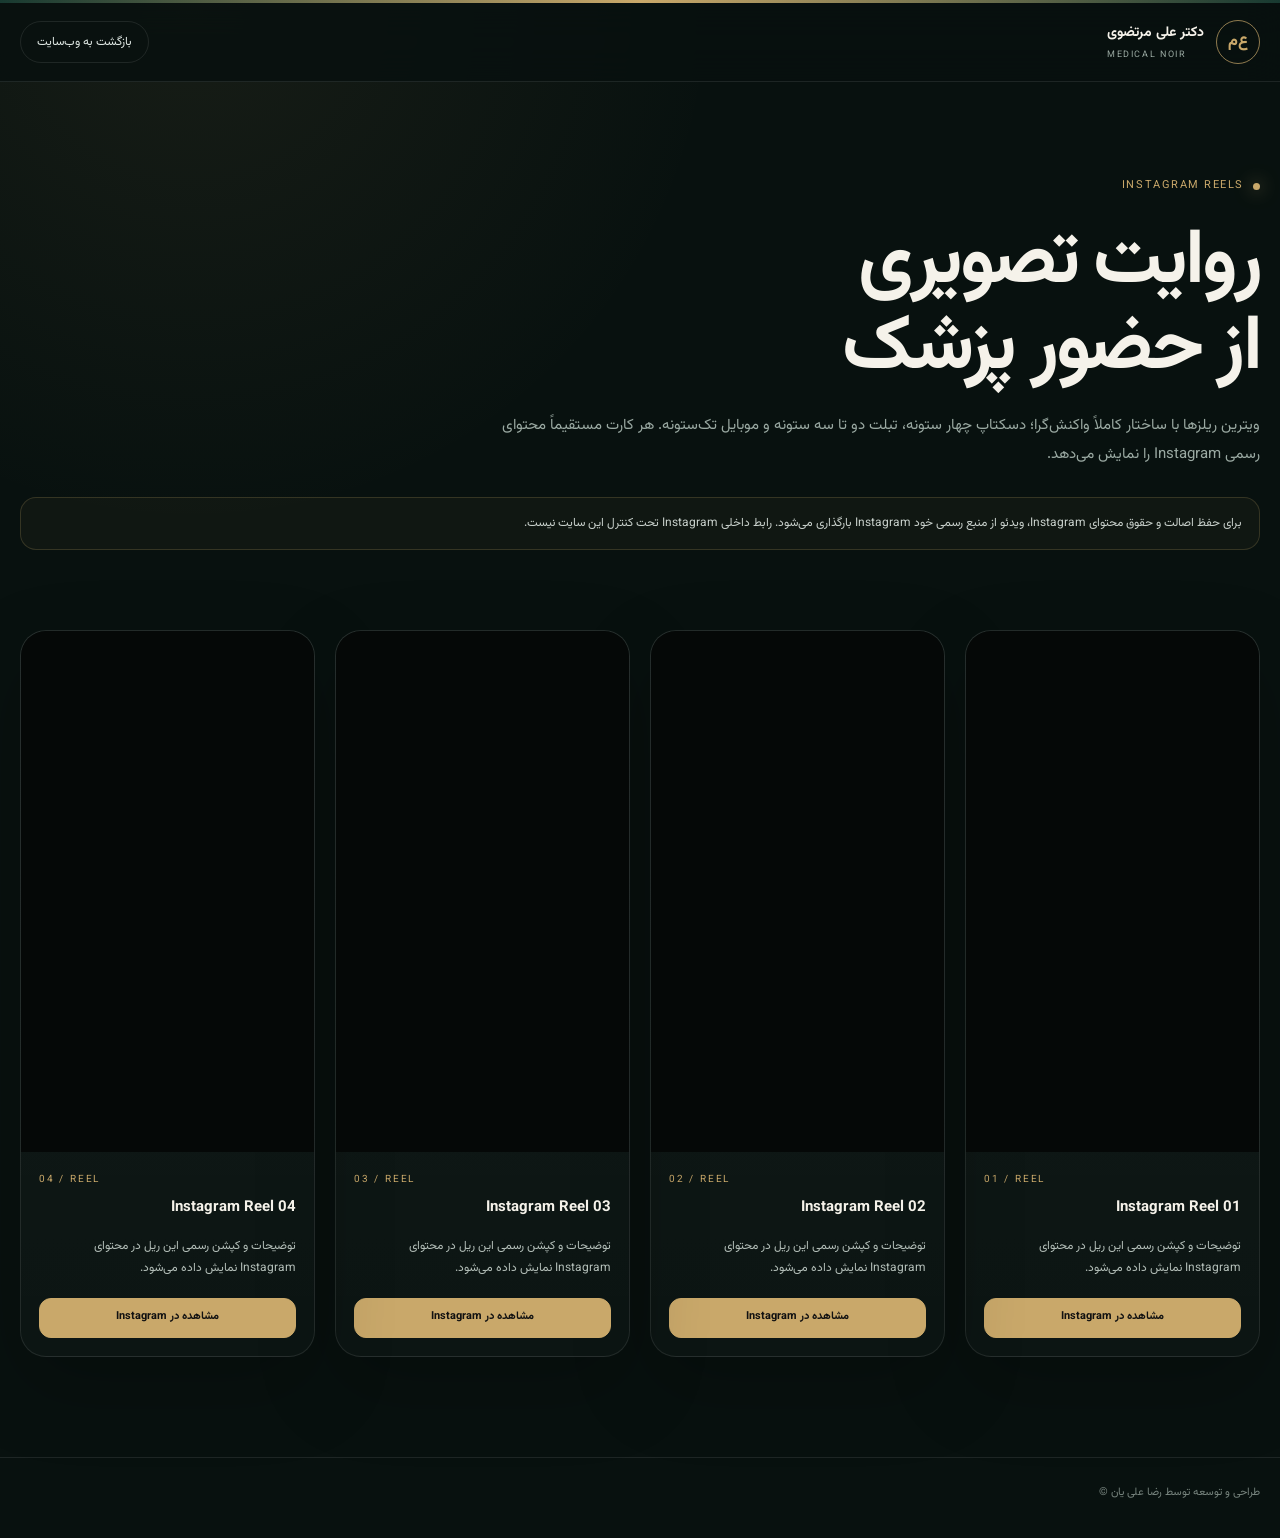
<file: Dr.mortazav-instagram/index.html>
<!doctype html>
<html lang="fa" dir="rtl">
<head>
<meta charset="utf-8">
<meta name="viewport" content="width=device-width,initial-scale=1">
<meta name="theme-color" content="#0b1715">
<meta name="description" content="Medical Noir — Instagram Reels Showcase">
<title>ویدیوهای منتشر شده اینستاگرام دکتر علی مرتضوی </title>
<style>
@import url('https://fonts.googleapis.com/css2?family=Vazirmatn:wght@300;400;500;600;700;800&display=swap');
:root{--bg:#08110f;--surface:#0e1a17;--surface2:#12211d;--text:#f5f2ea;--muted:#9aa9a2;--gold:#c9a86a;--line:rgba(255,255,255,.09);--radius:26px;--max:1420px}
*{box-sizing:border-box}html{scroll-behavior:smooth}body{margin:0;background:radial-gradient(circle at 15% 0%,rgba(201,168,106,.08),transparent 28%),var(--bg);color:var(--text);font-family:Vazirmatn,system-ui,sans-serif;line-height:1.9}
a{text-decoration:none;color:inherit}.container{width:min(var(--max),calc(100% - 40px));margin:auto}
.top{height:3px;background:linear-gradient(90deg,#183a31,var(--gold),#183a31)}
header{position:sticky;top:0;z-index:20;background:rgba(8,17,15,.82);backdrop-filter:blur(18px);border-bottom:1px solid var(--line)}
.nav{min-height:78px;display:flex;align-items:center;justify-content:space-between;gap:20px}
.brand{display:flex;align-items:center;gap:12px}.mark{width:44px;height:44px;border:1px solid rgba(201,168,106,.7);border-radius:50%;display:grid;place-items:center;color:var(--gold);font-weight:800}.brand strong{display:block;font-size:14px}.brand small{display:block;color:var(--muted);font-size:9px;letter-spacing:.18em;direction:ltr}
.back{border:1px solid var(--line);border-radius:999px;padding:9px 16px;color:#dfe7e3;font-size:12px;transition:.25s}.back:hover{border-color:var(--gold);transform:translateY(-2px)}
.hero{padding:90px 0 55px}.eyebrow{display:inline-flex;align-items:center;gap:9px;color:var(--gold);font-size:11px;letter-spacing:.14em}.dot{width:7px;height:7px;border-radius:50%;background:var(--gold);box-shadow:0 0 18px rgba(201,168,106,.8)}
h1{font-size:clamp(38px,6vw,78px);line-height:1.12;margin:18px 0 20px;letter-spacing:-.035em}.hero p{max-width:760px;color:var(--muted);font-size:15px;margin:0}
.notice{margin-top:28px;padding:14px 17px;border:1px solid rgba(201,168,106,.2);border-radius:16px;background:rgba(201,168,106,.045);color:#c8d0cb;font-size:12px}
.reels{padding:25px 0 100px}.grid{display:grid;grid-template-columns:repeat(4,minmax(0,1fr));gap:20px}
.card{min-width:0;background:linear-gradient(180deg,rgba(255,255,255,.045),rgba(255,255,255,.018));border:1px solid var(--line);border-radius:var(--radius);overflow:hidden;box-shadow:0 30px 80px rgba(0,0,0,.22);transition:transform .35s ease,border-color .35s ease}
.card:hover{transform:translateY(-7px);border-color:rgba(201,168,106,.32)}
.media{background:#050807;aspect-ratio:9/16;position:relative;overflow:hidden}
.media iframe{width:100%;height:100%;border:0;display:block}
.meta{padding:18px}.num{font-size:10px;letter-spacing:.18em;color:var(--gold);direction:ltr}.title{font-size:15px;font-weight:700;margin:5px 0 12px}.caption{font-size:12px;color:#b3beb8;min-height:48px}
.actions{display:flex;gap:8px;margin-top:15px}.btn{flex:1;display:inline-flex;justify-content:center;align-items:center;min-height:40px;border-radius:12px;border:1px solid var(--line);font-size:11px;background:rgba(255,255,255,.025);transition:.25s}.btn:hover{border-color:var(--gold);color:var(--gold)}.btn.primary{background:var(--gold);color:#111;border-color:var(--gold);font-weight:700}
footer{border-top:1px solid var(--line);padding:25px 0 35px;color:#77847e;font-size:11px}
@media(max-width:1199px){.grid{grid-template-columns:repeat(3,minmax(0,1fr))}}
@media(max-width:850px){.container{width:min(var(--max),calc(100% - 28px))}.grid{grid-template-columns:repeat(2,minmax(0,1fr))}.hero{padding-top:65px}}
@media(max-width:560px){.nav{min-height:68px}.back{font-size:10px;padding:8px 12px}.hero{padding:52px 0 30px}h1{font-size:42px}.grid{grid-template-columns:1fr;gap:16px}.media{aspect-ratio:9/15}.meta{padding:16px}.caption{min-height:auto}}
</style>
</head>
<body>
<div class="top"></div>
<header><div class="container nav">
  <a class="brand" href="../index.html">
    <span class="mark">ع‌م</span><span><strong>دکتر علی مرتضوی</strong><small>MEDICAL NOIR</small></span>
  </a>
  <a class="back" href="../index.html">بازگشت به وب‌سایت</a>
</div></header>

<main>
<section class="hero"><div class="container">
  <span class="eyebrow"><i class="dot"></i> INSTAGRAM REELS</span>
  <h1>روایت تصویری<br>از حضور پزشک</h1>
  <p>ویترین ریلزها با ساختار کاملاً واکنش‌گرا؛ دسکتاپ چهار ستونه، تبلت دو تا سه ستونه و موبایل تک‌ستونه. هر کارت مستقیماً محتوای رسمی Instagram را نمایش می‌دهد.</p>
  <div class="notice">برای حفظ اصالت و حقوق محتوای Instagram، ویدئو از منبع رسمی خود Instagram بارگذاری می‌شود. رابط داخلی Instagram تحت کنترل این سایت نیست.</div>
</div></section>

<section class="reels"><div class="container"><div class="grid" id="reelsGrid"></div></div></section>
</main>

<footer><div class="container">طراحی و توسعه توسط رضا علی یان ©</div></footer>

<script>
const reels=[
 {id:"DctwdlgNBx5",num:"01",title:"Instagram Reel 01"},
 {id:"DadbhlItshv",num:"02",title:"Instagram Reel 02"},
 {id:"DOY_VHVjYgw",num:"03",title:"Instagram Reel 03"},
 {id:"DdowZJCNqRZ",num:"04",title:"Instagram Reel 04"}
];

const grid=document.getElementById("reelsGrid");
grid.innerHTML=reels.map(r=>`
<article class="card">
  <div class="media">
    <iframe src="https://www.instagram.com/reel/${r.id}/embed/" title="${r.title}" loading="lazy" allowtransparency="true" allowfullscreen></iframe>
  </div>
  <div class="meta">
    <div class="num">${r.num} / REEL</div>
    <div class="title">${r.title}</div>
    <div class="caption">توضیحات و کپشن رسمی این ریل در محتوای Instagram نمایش داده می‌شود.</div>
    <div class="actions">
      <a class="btn primary" href="https://www.instagram.com/reel/${r.id}/" target="_blank" rel="noopener noreferrer">مشاهده در Instagram</a>
    </div>
  </div>
</article>`).join("");
</script>
</body>
</html>
</file>
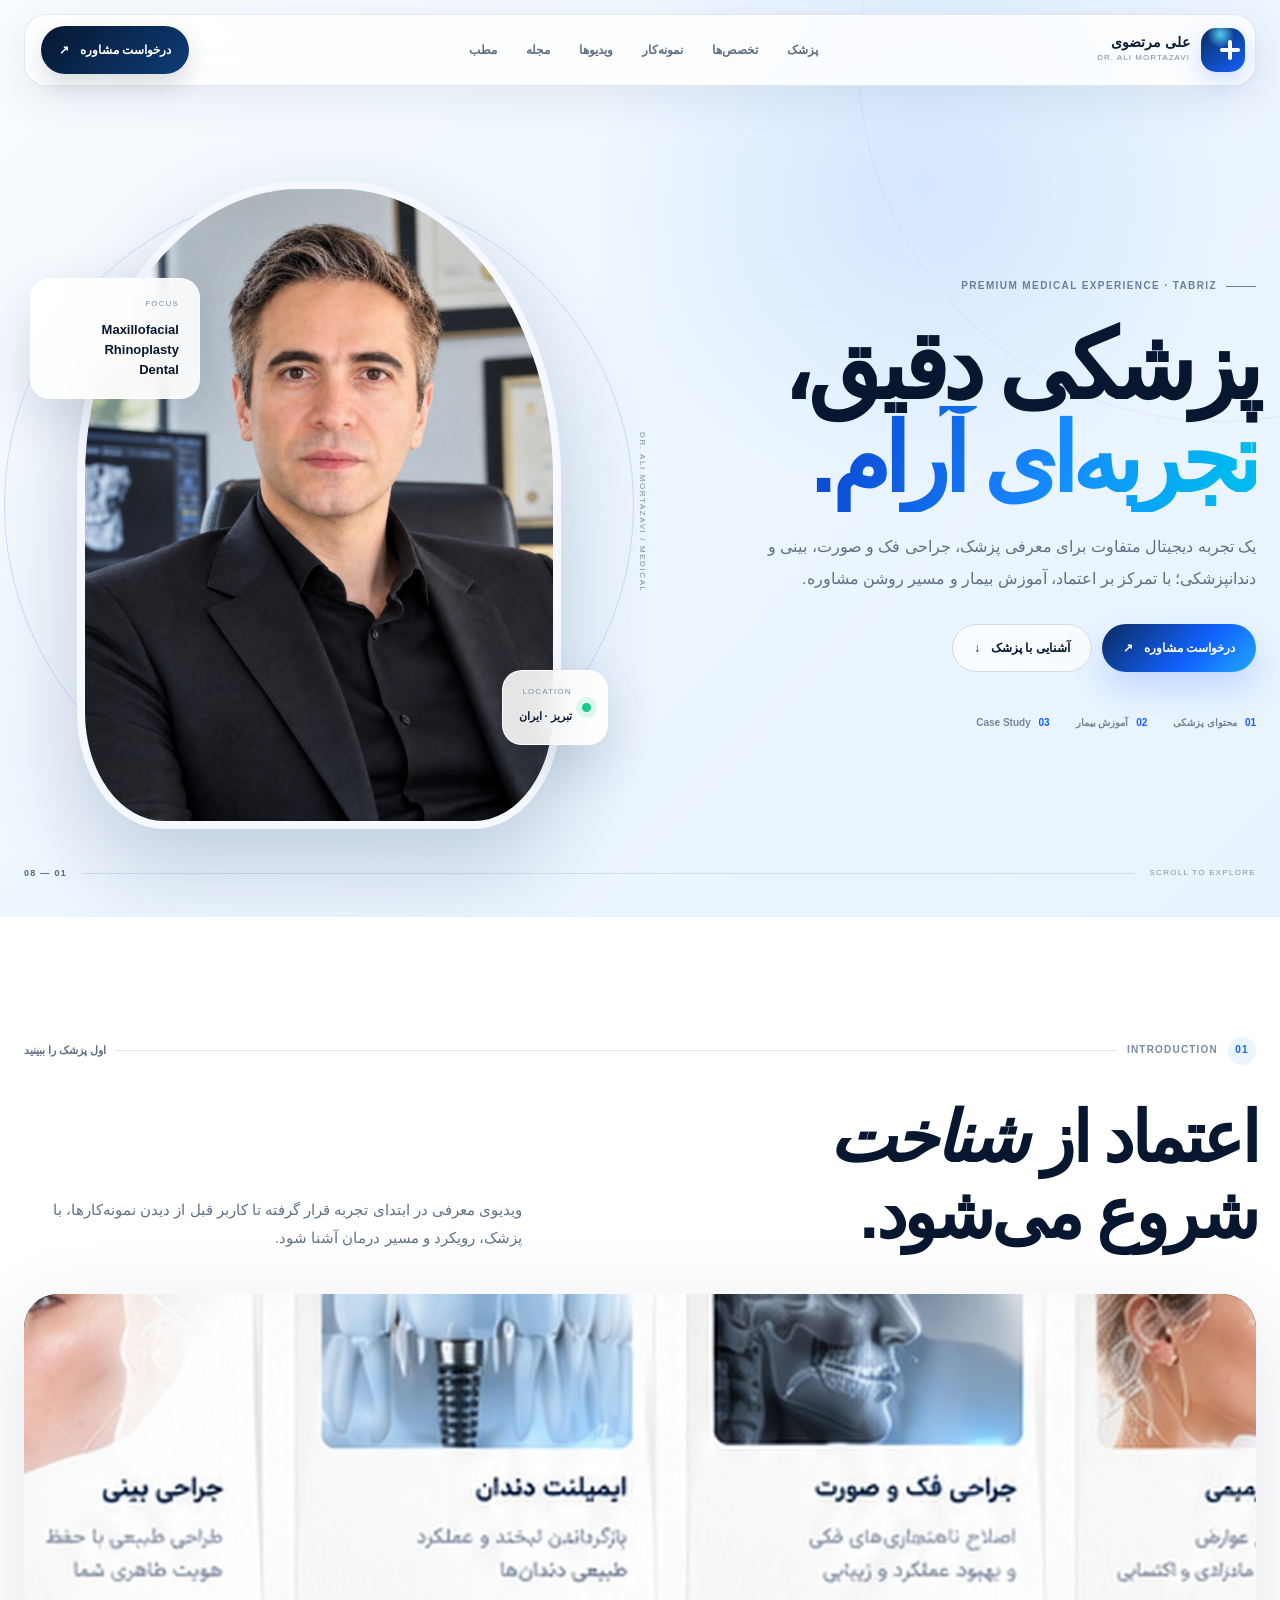
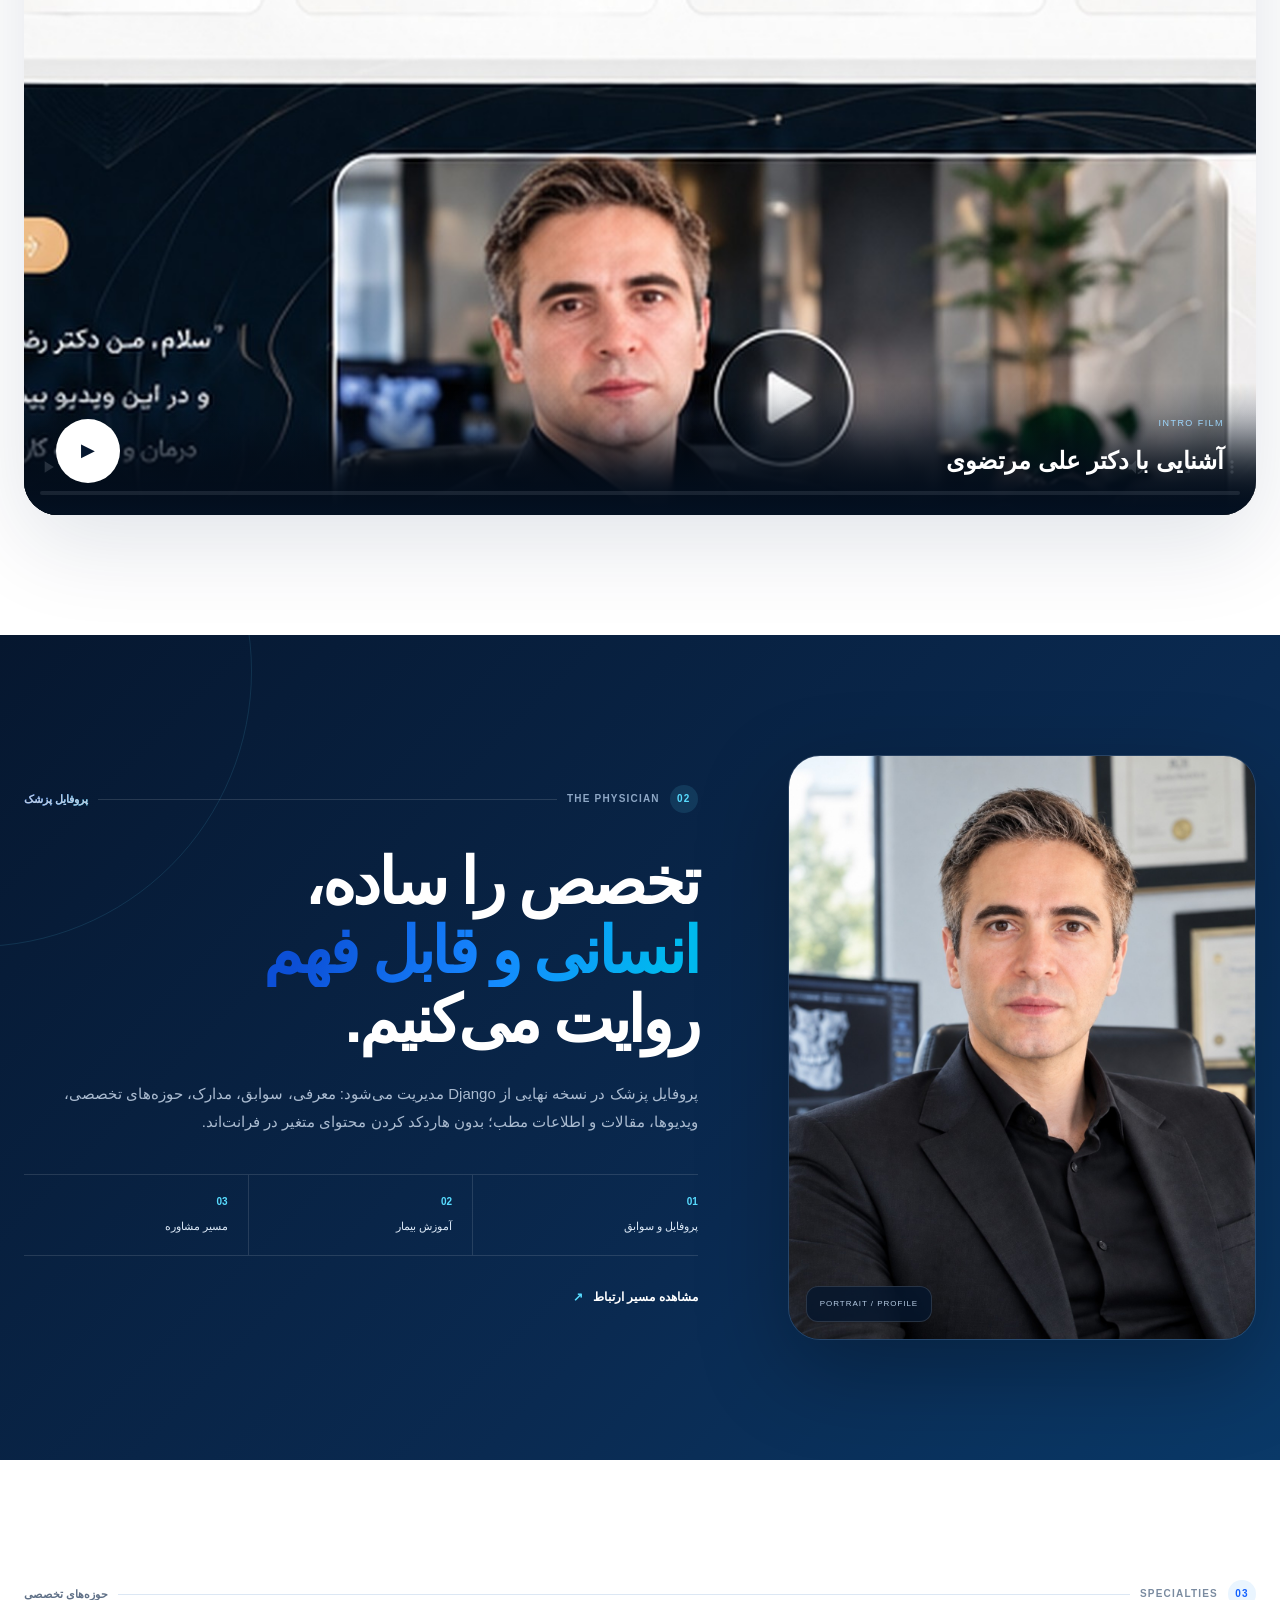
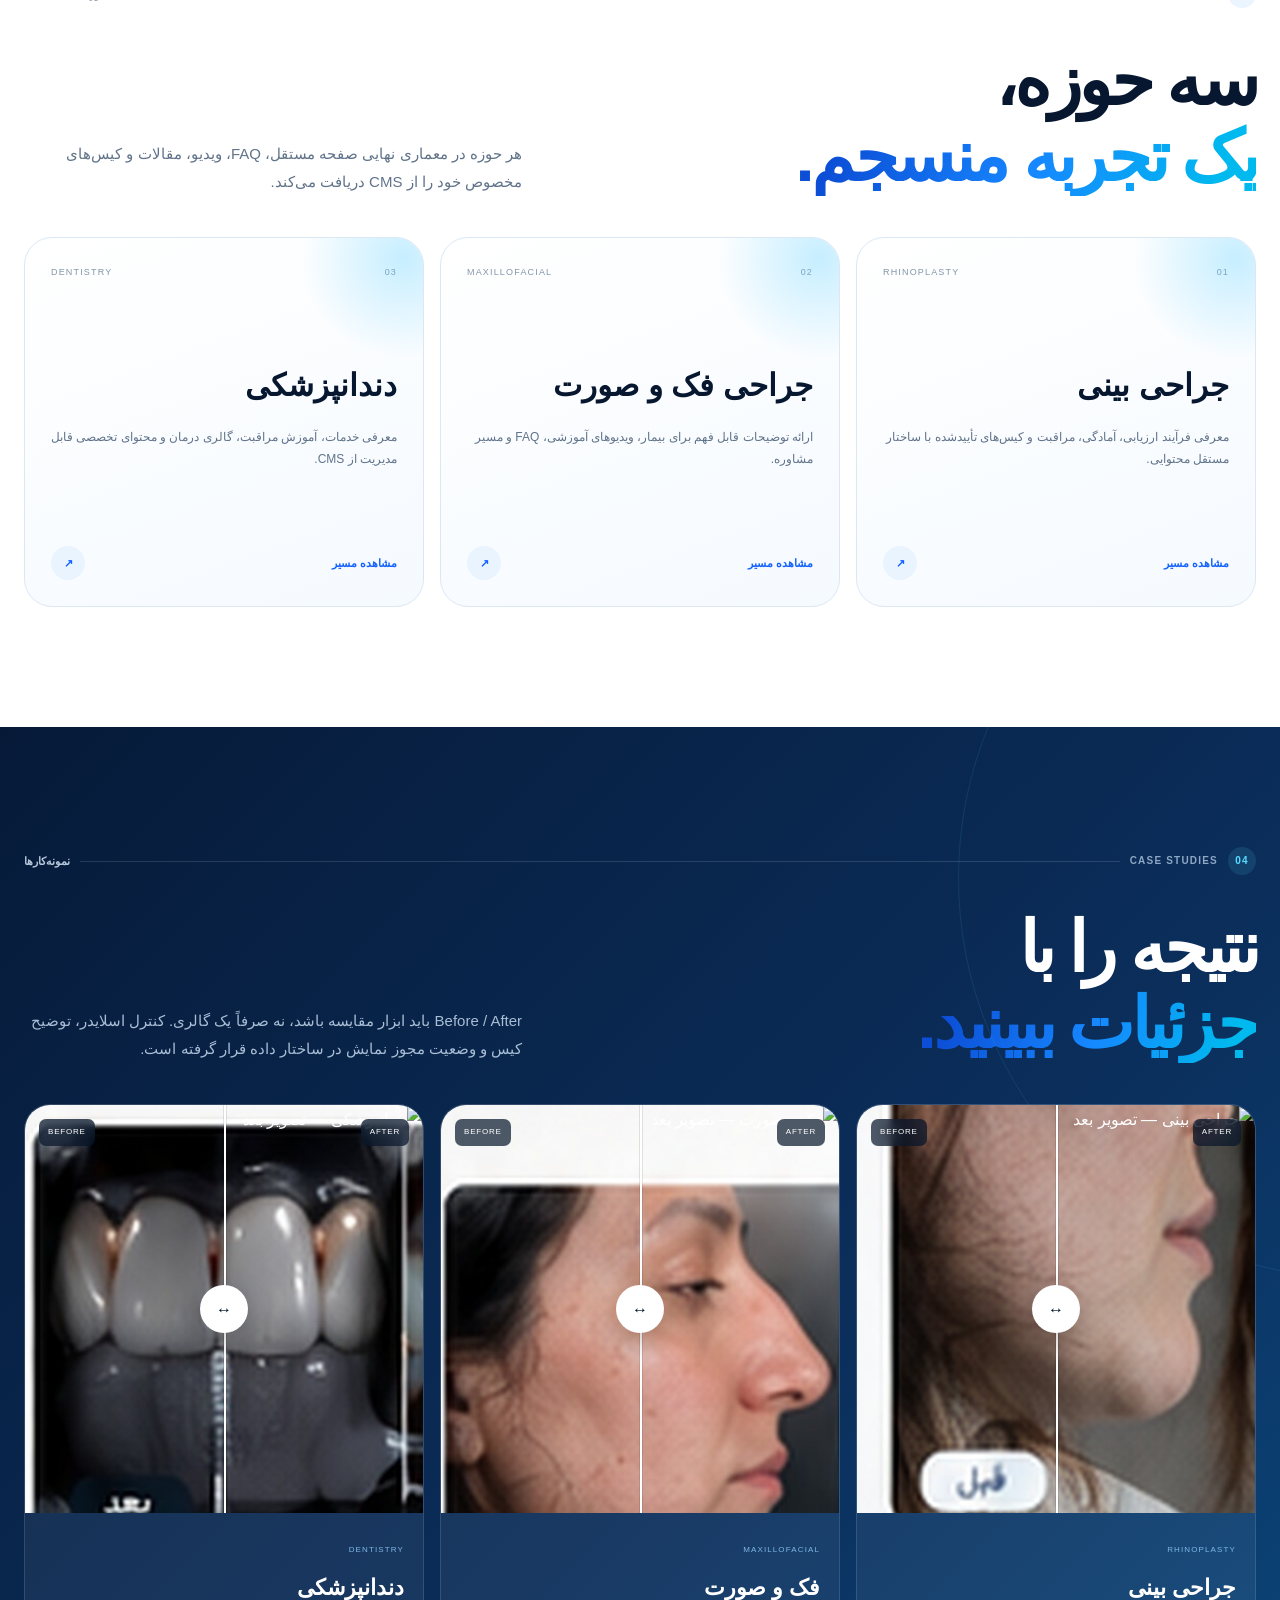
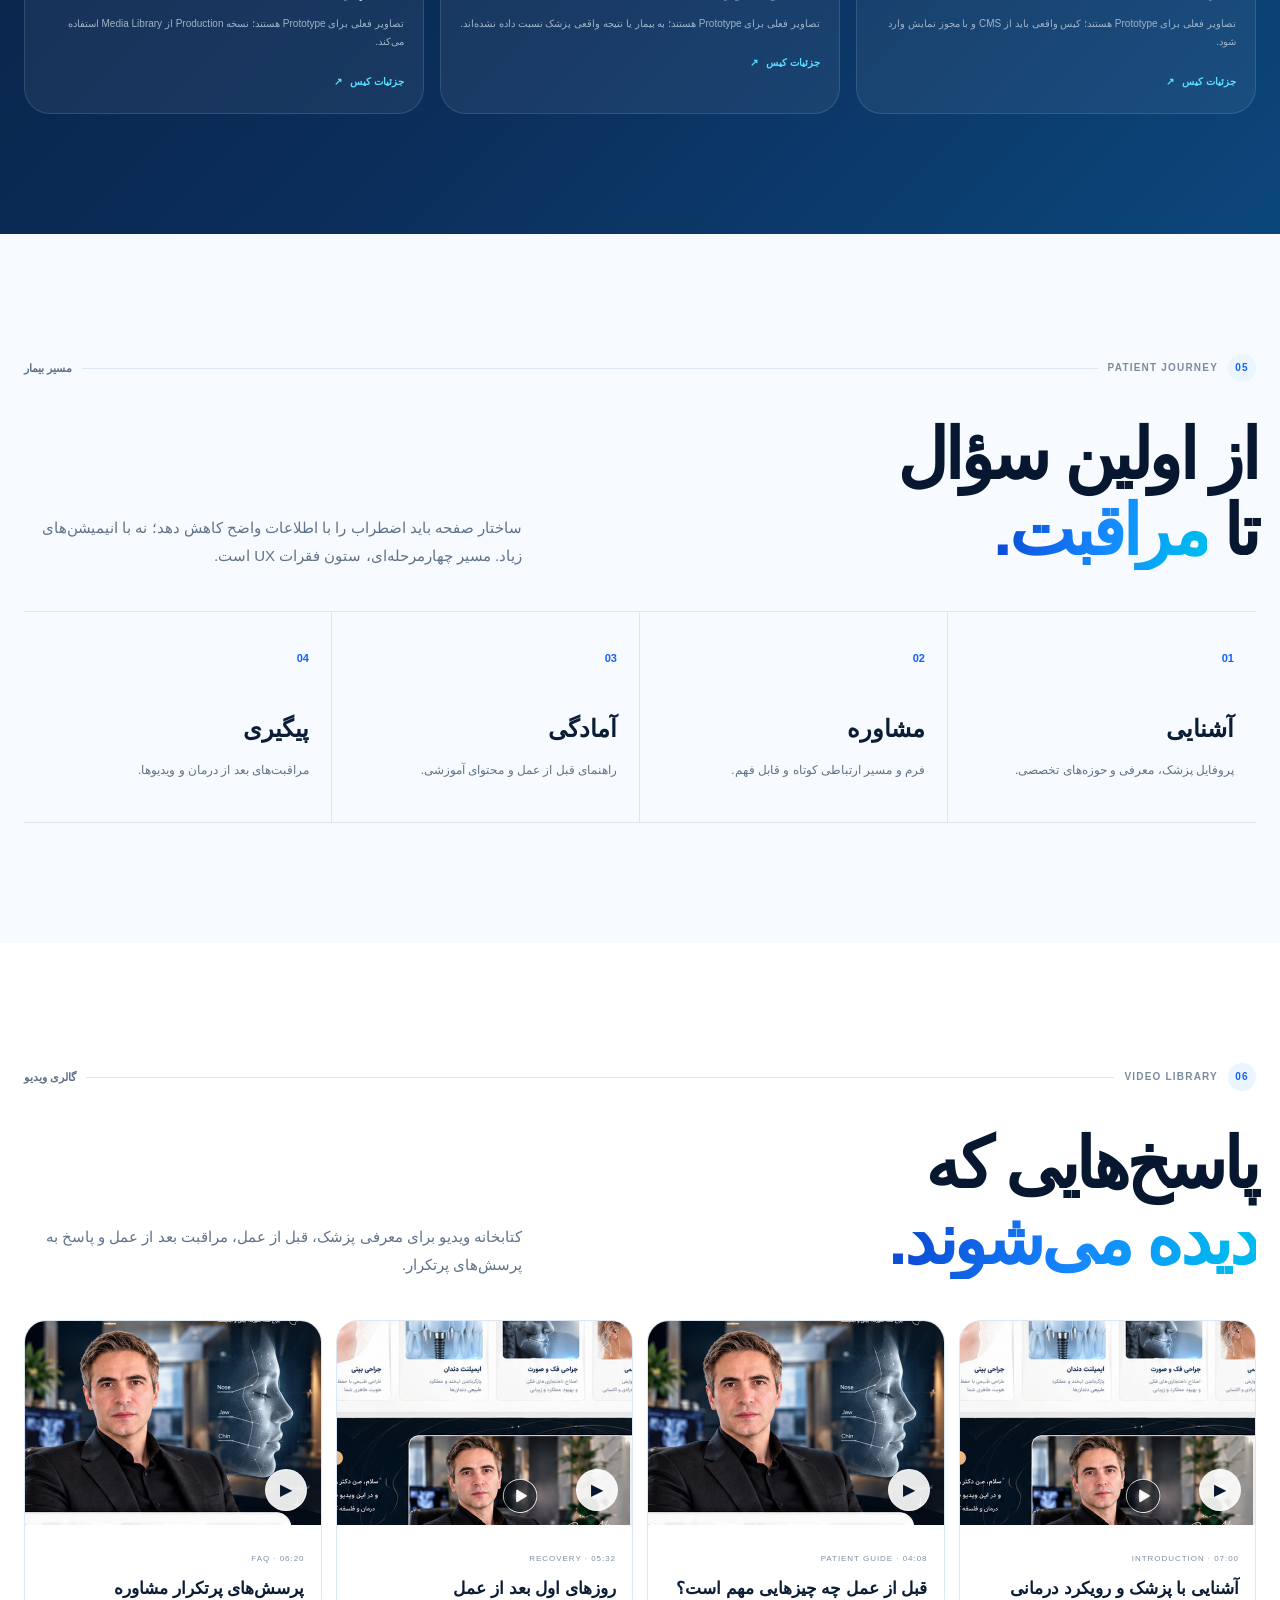
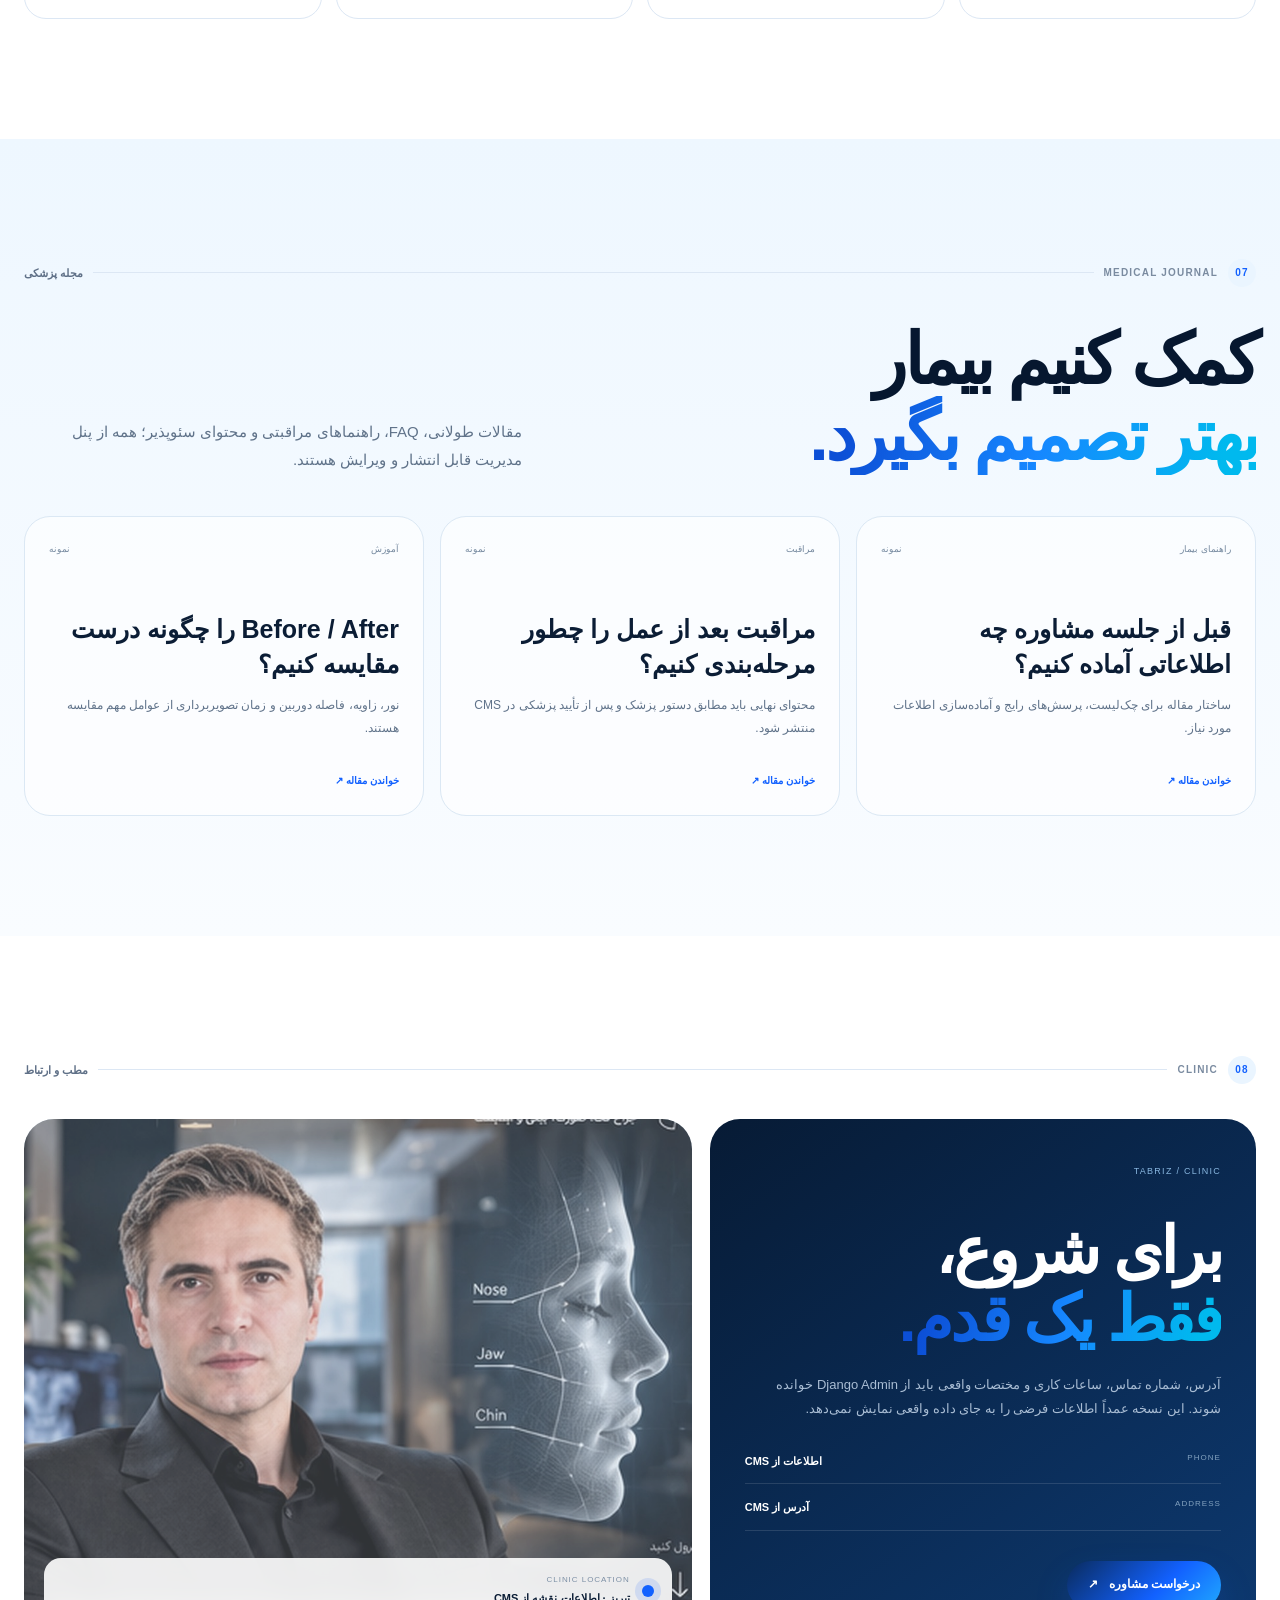
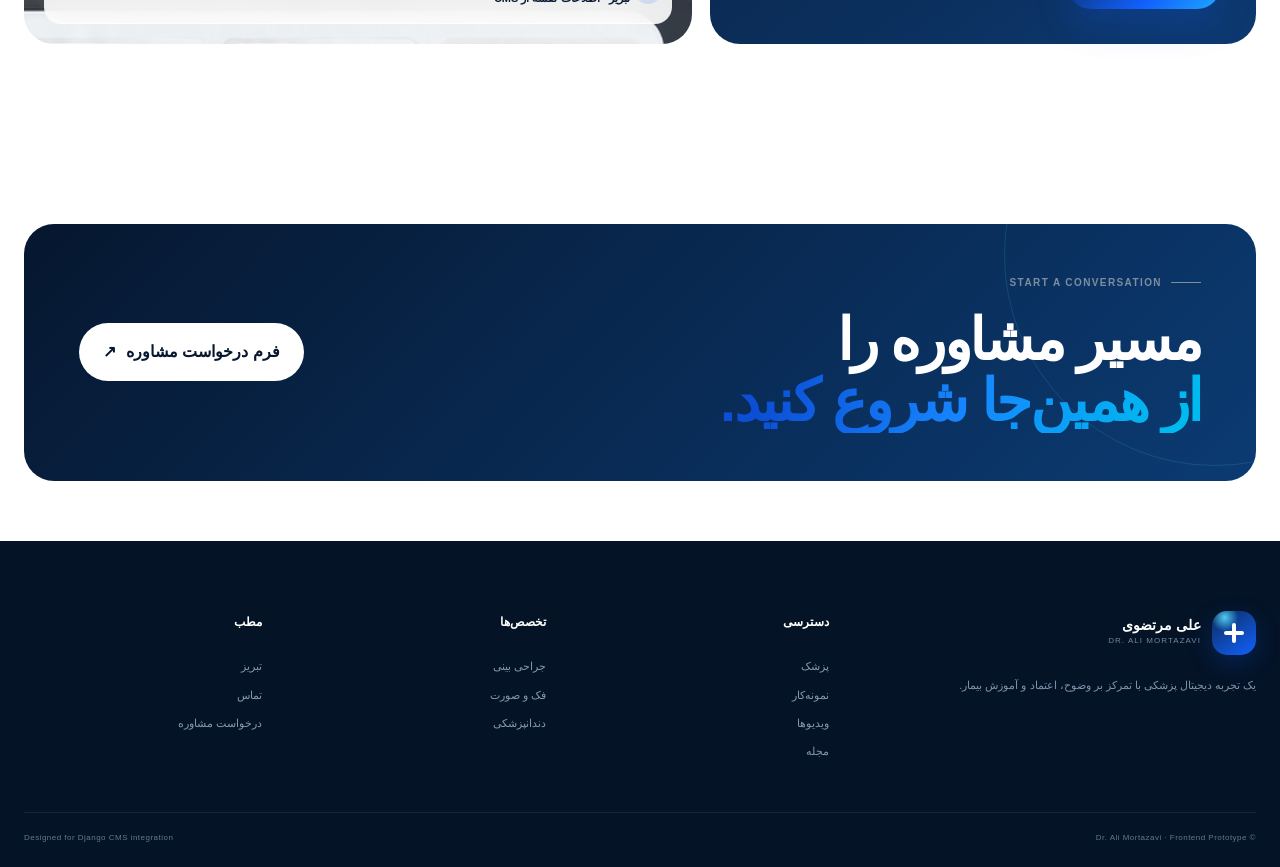
<file: Dr.mortazavi2/index.html>
<!doctype html>
<html lang="fa" dir="rtl">
<head>
<meta charset="utf-8"><meta name="viewport" content="width=device-width,initial-scale=1,viewport-fit=cover">
<meta name="theme-color" content="#071B35"><meta name="description" content="تجربه دیجیتال پرمیوم دکتر علی مرتضوی؛ جراحی فک و صورت، بینی و دندانپزشکی در تبریز.">
<title>دکتر علی مرتضوی | Premium Medical Experience</title>
<link rel="stylesheet" href="css/style.css">
<script src="data/site.js"></script>
</head>
<body>
<a class="skip" href="#main">پرش به محتوای اصلی</a>
<header class="site-header" data-header>
  <div class="nav-shell container">
    <a class="brand" href="index.html" aria-label="صفحه اصلی دکتر علی مرتضوی">
      <span class="brand-mark"><i></i><i></i></span><span><b>علی مرتضوی</b><small>DR. ALI MORTAZAVI</small></span>
    </a>
    <nav class="desktop-nav" aria-label="ناوبری اصلی">
      <a href="#doctor">پزشک</a><a href="#specialties">تخصص‌ها</a><a href="#cases">نمونه‌کار</a><a href="#videos">ویدیوها</a><a href="#magazine">مجله</a><a href="#clinic">مطب</a>
    </nav>
    <div class="nav-actions"><a class="nav-cta" href="#contact">درخواست مشاوره <span>↗</span></a><button class="menu-toggle" data-menu-toggle aria-controls="mobile-menu" aria-expanded="false"><span></span><span></span><span></span><b class="sr-only">باز کردن منو</b></button></div>
  </div>
</header>
<div class="mobile-menu" id="mobile-menu" aria-hidden="true">
  <button class="menu-backdrop" data-menu-close aria-label="بستن منو"></button>
  <aside class="menu-panel" aria-label="منوی موبایل">
    <div class="menu-top"><span>MENU / NAVIGATION</span><button data-menu-close aria-label="بستن">×</button></div>
    <div class="menu-brand"><strong>مسیر درمان،<br><em>روشن و دقیق.</em></strong><span>دکتر علی مرتضوی · تبریز</span></div>
    <nav class="mobile-nav"><a href="#doctor">01 <b>پزشک</b><span>↗</span></a><a href="#specialties">02 <b>تخصص‌ها</b><span>↗</span></a><a href="#cases">03 <b>نمونه‌کار</b><span>↗</span></a><a href="#videos">04 <b>ویدیوها</b><span>↗</span></a><a href="#magazine">05 <b>مجله</b><span>↗</span></a><a href="#clinic">06 <b>مطب</b><span>↗</span></a></nav>
    <a class="menu-primary" href="#contact" data-menu-close>شروع مسیر مشاوره <span>↗</span></a>
  </aside>
</div>
<main id="main">
<section class="hero">
  <div class="hero-grid container">
    <div class="hero-copy">
      <div class="eyebrow"><span></span> PREMIUM MEDICAL EXPERIENCE · TABRIZ</div>
      <h1>پزشکی دقیق،<br><em>تجربه‌ای آرام.</em></h1>
      <p class="hero-lead">یک تجربه دیجیتال متفاوت برای معرفی پزشک، جراحی فک و صورت، بینی و دندانپزشکی؛ با تمرکز بر اعتماد، آموزش بیمار و مسیر روشن مشاوره.</p>
      <div class="hero-buttons"><a class="button button-primary" href="#contact">درخواست مشاوره <span>↗</span></a><a class="button button-ghost" href="#doctor">آشنایی با پزشک <span>↓</span></a></div>
      <div class="hero-trust"><span><b>01</b> محتوای پزشکی</span><span><b>02</b> آموزش بیمار</span><span><b>03</b> Case Study</span></div>
    </div>
    <div class="hero-visual">
      <div class="blue-orbit orbit-a"></div><div class="blue-orbit orbit-b"></div>
      <div class="portrait-wrap"><img src="assets/doctor-portrait.jpg" alt="پرتره دکتر علی مرتضوی" fetchpriority="high"></div>
      <div class="floating-card card-specialty"><small>FOCUS</small><strong>Maxillofacial<br>Rhinoplasty<br>Dental</strong></div>
      <div class="floating-card card-location"><span class="pulse"></span><div><small>LOCATION</small><strong>تبریز · ایران</strong></div></div>
      <div class="vertical-label">DR. ALI MORTAZAVI / MEDICAL</div>
    </div>
  </div>
  <div class="hero-bottom container"><span>SCROLL TO EXPLORE</span><div></div><b>01 — 08</b></div>
</section>
<section class="intro section" id="doctor">
 <div class="container">
  <div class="section-kicker"><span>01</span><b>INTRODUCTION</b><i></i><em>اول پزشک را ببینید</em></div>
  <div class="intro-head"><h2>اعتماد از <em>شناخت</em><br>شروع می‌شود.</h2><p>ویدیوی معرفی در ابتدای تجربه قرار گرفته تا کاربر قبل از دیدن نمونه‌کارها، با پزشک، رویکرد و مسیر درمان آشنا شود.</p></div>
  <div class="video-hero">
   <video controls playsinline preload="metadata" poster="assets/media/video-poster.jpg"><source src="assets/media/intro-preview.mp4" type="video/mp4"></video>
   <div class="video-caption"><div><span>INTRO FILM</span><strong>آشنایی با دکتر علی مرتضوی</strong></div><button class="round-play" data-play-video aria-label="پخش ویدیو">▶</button></div>
  </div>
 </div>
</section>
<section class="doctor-section section section-dark">
 <div class="container doctor-grid">
  <div class="doctor-image"><img src="assets/doctor-portrait.jpg" alt="دکتر علی مرتضوی" loading="lazy"><div class="image-note">PORTRAIT / PROFILE</div></div>
  <div class="doctor-copy"><div class="section-kicker light"><span>02</span><b>THE PHYSICIAN</b><i></i><em>پروفایل پزشک</em></div><h2>تخصص را ساده،<br><em>انسانی و قابل فهم</em><br>روایت می‌کنیم.</h2><p>پروفایل پزشک در نسخه نهایی از Django مدیریت می‌شود: معرفی، سوابق، مدارک، حوزه‌های تخصصی، ویدیوها، مقالات و اطلاعات مطب؛ بدون هاردکد کردن محتوای متغیر در فرانت‌اند.</p><div class="credential-row"><div><b>01</b><span>پروفایل و سوابق</span></div><div><b>02</b><span>آموزش بیمار</span></div><div><b>03</b><span>مسیر مشاوره</span></div></div><a class="text-link" href="#contact">مشاهده مسیر ارتباط <span>↗</span></a></div>
 </div>
</section>
<section class="section specialties" id="specialties">
 <div class="container"><div class="section-kicker"><span>03</span><b>SPECIALTIES</b><i></i><em>حوزه‌های تخصصی</em></div><div class="split-head"><h2>سه حوزه،<br><em>یک تجربه منسجم.</em></h2><p>هر حوزه در معماری نهایی صفحه مستقل، FAQ، ویدیو، مقالات و کیس‌های مخصوص خود را از CMS دریافت می‌کند.</p></div><div class="specialty-grid" data-specialties></div></div>
</section>
<section class="section cases-section section-blue" id="cases">
 <div class="container"><div class="section-kicker light"><span>04</span><b>CASE STUDIES</b><i></i><em>نمونه‌کارها</em></div><div class="split-head light"><h2>نتیجه را با<br><em>جزئیات ببینید.</em></h2><p>Before / After باید ابزار مقایسه باشد، نه صرفاً یک گالری. کنترل اسلایدر، توضیح کیس و وضعیت مجوز نمایش در ساختار داده قرار گرفته است.</p></div><div class="case-grid" data-cases></div></div>
</section>
<section class="section patient-flow">
 <div class="container"><div class="section-kicker"><span>05</span><b>PATIENT JOURNEY</b><i></i><em>مسیر بیمار</em></div><div class="journey-head"><h2>از اولین سؤال<br>تا <em>مراقبت.</em></h2><p>ساختار صفحه باید اضطراب را با اطلاعات واضح کاهش دهد؛ نه با انیمیشن‌های زیاد. مسیر چهارمرحله‌ای، ستون فقرات UX است.</p></div><div class="journey-grid"><article><b>01</b><h3>آشنایی</h3><p>پروفایل پزشک، معرفی و حوزه‌های تخصصی.</p></article><article><b>02</b><h3>مشاوره</h3><p>فرم و مسیر ارتباطی کوتاه و قابل فهم.</p></article><article><b>03</b><h3>آمادگی</h3><p>راهنمای قبل از عمل و محتوای آموزشی.</p></article><article><b>04</b><h3>پیگیری</h3><p>مراقبت‌های بعد از درمان و ویدیوها.</p></article></div></div>
</section>
<section class="section videos-section" id="videos">
 <div class="container"><div class="section-kicker"><span>06</span><b>VIDEO LIBRARY</b><i></i><em>گالری ویدیو</em></div><div class="split-head"><h2>پاسخ‌هایی که<br><em>دیده می‌شوند.</em></h2><p>کتابخانه ویدیو برای معرفی پزشک، قبل از عمل، مراقبت بعد از عمل و پاسخ به پرسش‌های پرتکرار.</p></div><div class="video-grid" data-videos></div></div>
</section>
<section class="section magazine-section section-ice" id="magazine">
 <div class="container"><div class="section-kicker"><span>07</span><b>MEDICAL JOURNAL</b><i></i><em>مجله پزشکی</em></div><div class="split-head"><h2>کمک کنیم بیمار<br><em>بهتر تصمیم بگیرد.</em></h2><p>مقالات طولانی، FAQ، راهنماهای مراقبتی و محتوای سئوپذیر؛ همه از پنل مدیریت قابل انتشار و ویرایش هستند.</p></div><div class="article-grid" data-articles></div></div>
</section>
<section class="section clinic-section" id="clinic">
 <div class="container"><div class="section-kicker"><span>08</span><b>CLINIC</b><i></i><em>مطب و ارتباط</em></div><div class="clinic-grid"><div class="clinic-copy"><span class="micro">TABRIZ / CLINIC</span><h2>برای شروع،<br><em>فقط یک قدم.</em></h2><p>آدرس، شماره تماس، ساعات کاری و مختصات واقعی باید از Django Admin خوانده شوند. این نسخه عمداً اطلاعات فرضی را به جای داده واقعی نمایش نمی‌دهد.</p><div class="clinic-meta"><div><small>PHONE</small><b>اطلاعات از CMS</b></div><div><small>ADDRESS</small><b>آدرس از CMS</b></div></div><a class="button button-primary" href="#contact">درخواست مشاوره <span>↗</span></a></div><div class="clinic-map"><img src="assets/clinic.jpg" alt="نمایی از فضای کلینیک" loading="lazy"><div class="map-overlay"><span class="map-dot"></span><div><small>CLINIC LOCATION</small><b>تبریز · اطلاعات نقشه از CMS</b></div></div></div></div></div>
</section>
<section class="contact-section" id="contact"><div class="container contact-box"><div><span class="eyebrow light"><span></span> START A CONVERSATION</span><h2>مسیر مشاوره را<br><em>از همین‌جا شروع کنید.</em></h2></div><a class="contact-button" href="#">فرم درخواست مشاوره <span>↗</span></a></div></section>
</main>
<footer class="footer"><div class="container footer-grid"><div class="footer-brand"><a class="brand light-brand" href="#"><span class="brand-mark"><i></i><i></i></span><span><b>علی مرتضوی</b><small>DR. ALI MORTAZAVI</small></span></a><p>یک تجربه دیجیتال پزشکی با تمرکز بر وضوح، اعتماد و آموزش بیمار.</p></div><div><h3>دسترسی</h3><a href="#doctor">پزشک</a><a href="#cases">نمونه‌کار</a><a href="#videos">ویدیوها</a><a href="#magazine">مجله</a></div><div><h3>تخصص‌ها</h3><a href="#specialties">جراحی بینی</a><a href="#specialties">فک و صورت</a><a href="#specialties">دندانپزشکی</a></div><div><h3>مطب</h3><a href="#clinic">تبریز</a><a href="#contact">تماس</a><a href="#contact">درخواست مشاوره</a></div></div><div class="container footer-bottom"><span>© Dr. Ali Mortazavi · Frontend Prototype</span><span>Designed for Django CMS integration</span></div></footer>
<div class="mobile-cta"><a href="#contact">درخواست مشاوره</a><button data-menu-toggle aria-label="باز کردن منو">☰</button></div>
<div class="case-modal" data-modal aria-hidden="true"><div class="modal-backdrop" data-modal-close></div><div class="modal-box" role="dialog" aria-modal="true" aria-labelledby="modal-title"><button class="modal-close" data-modal-close aria-label="بستن">×</button><div class="modal-images"><img data-modal-before alt=""><img data-modal-after alt=""></div><div class="modal-copy"><span data-modal-en></span><h2 id="modal-title" data-modal-title></h2><p data-modal-note></p></div></div></div>
<script src="js/app.js"></script>
</body></html>
</file>
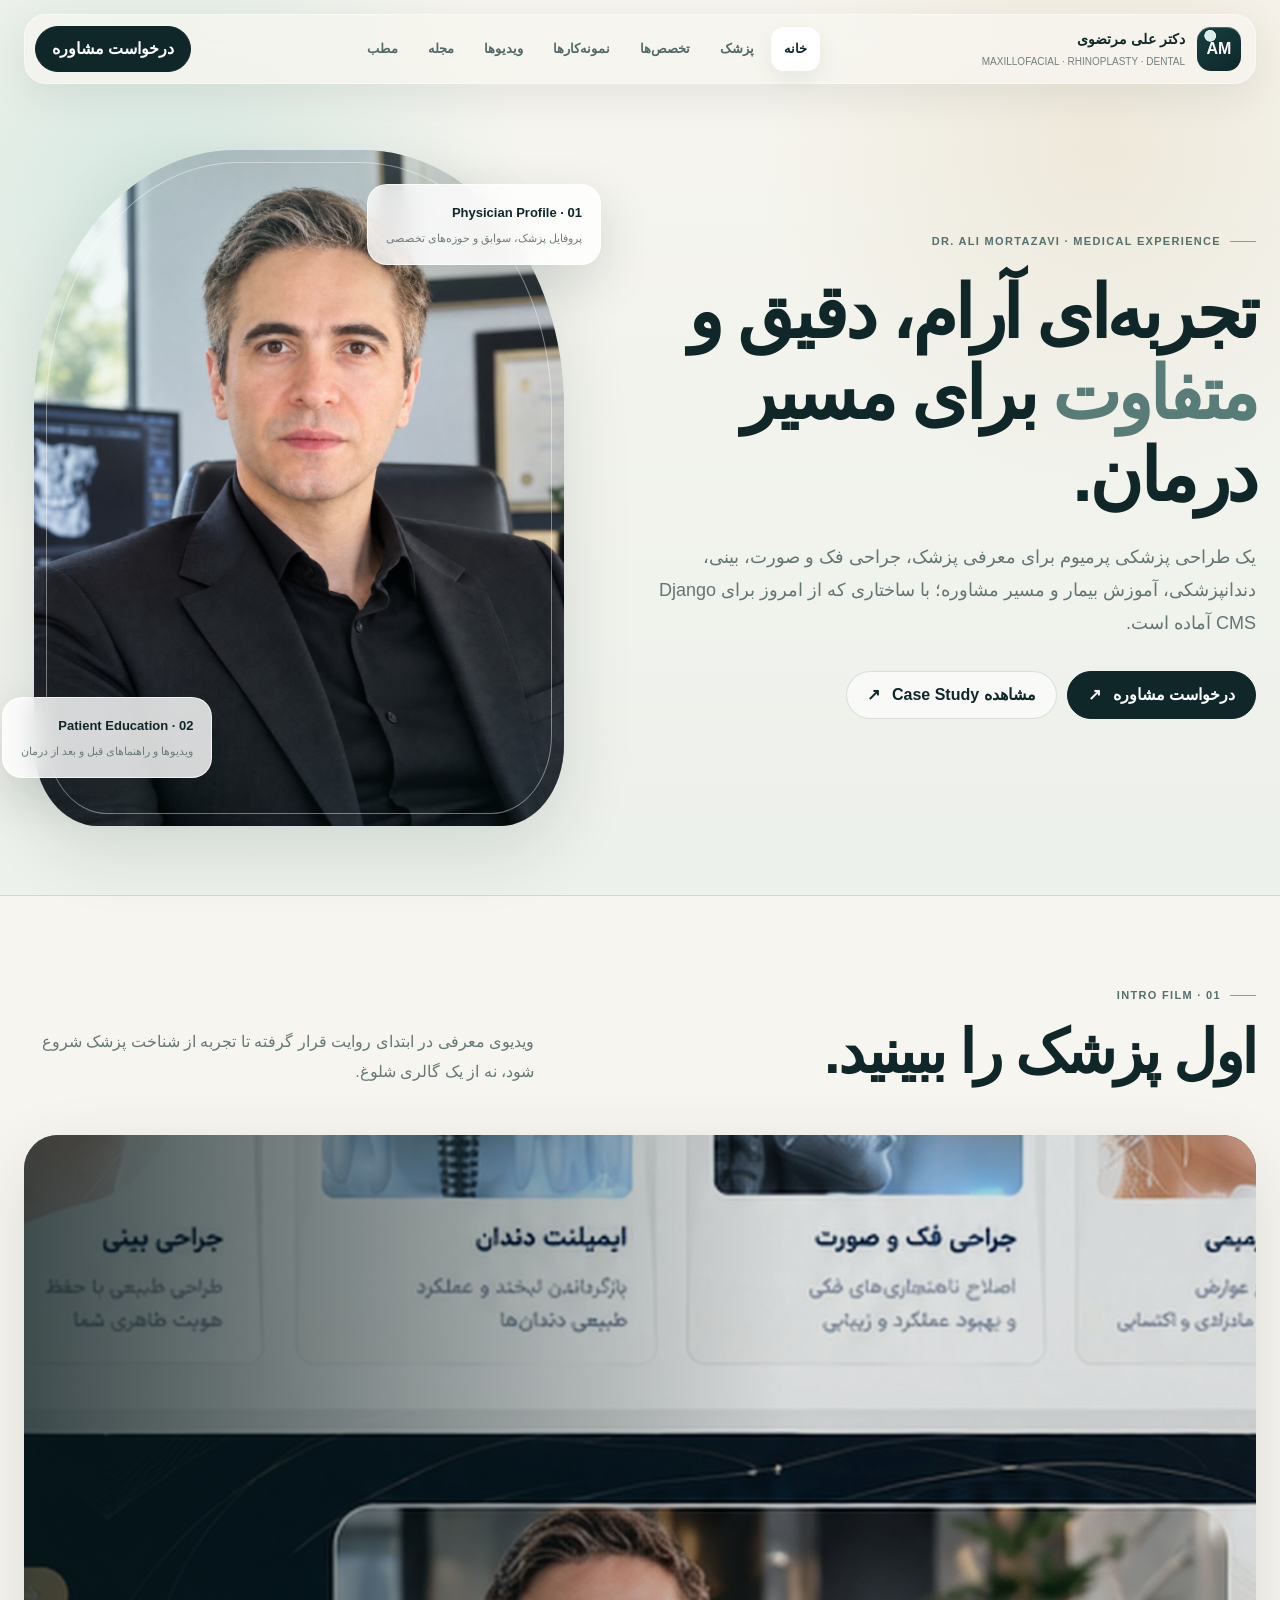
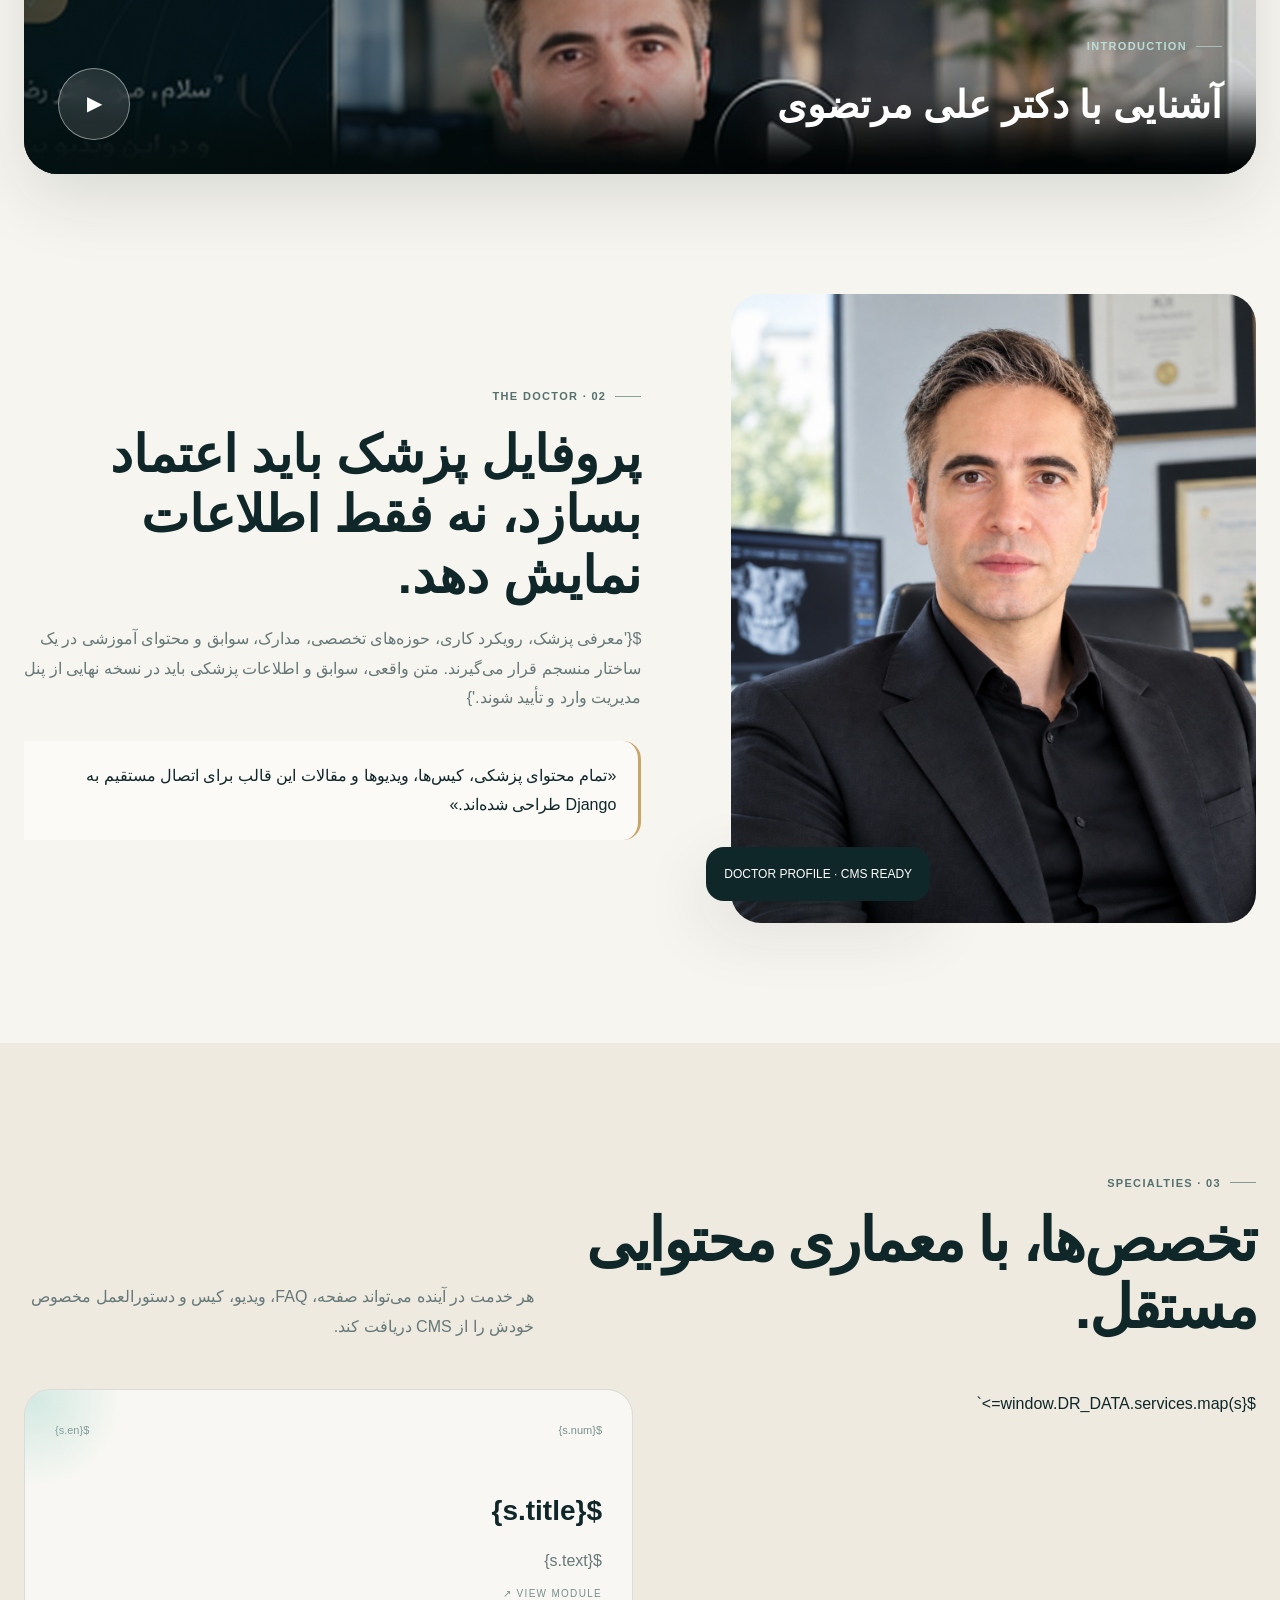
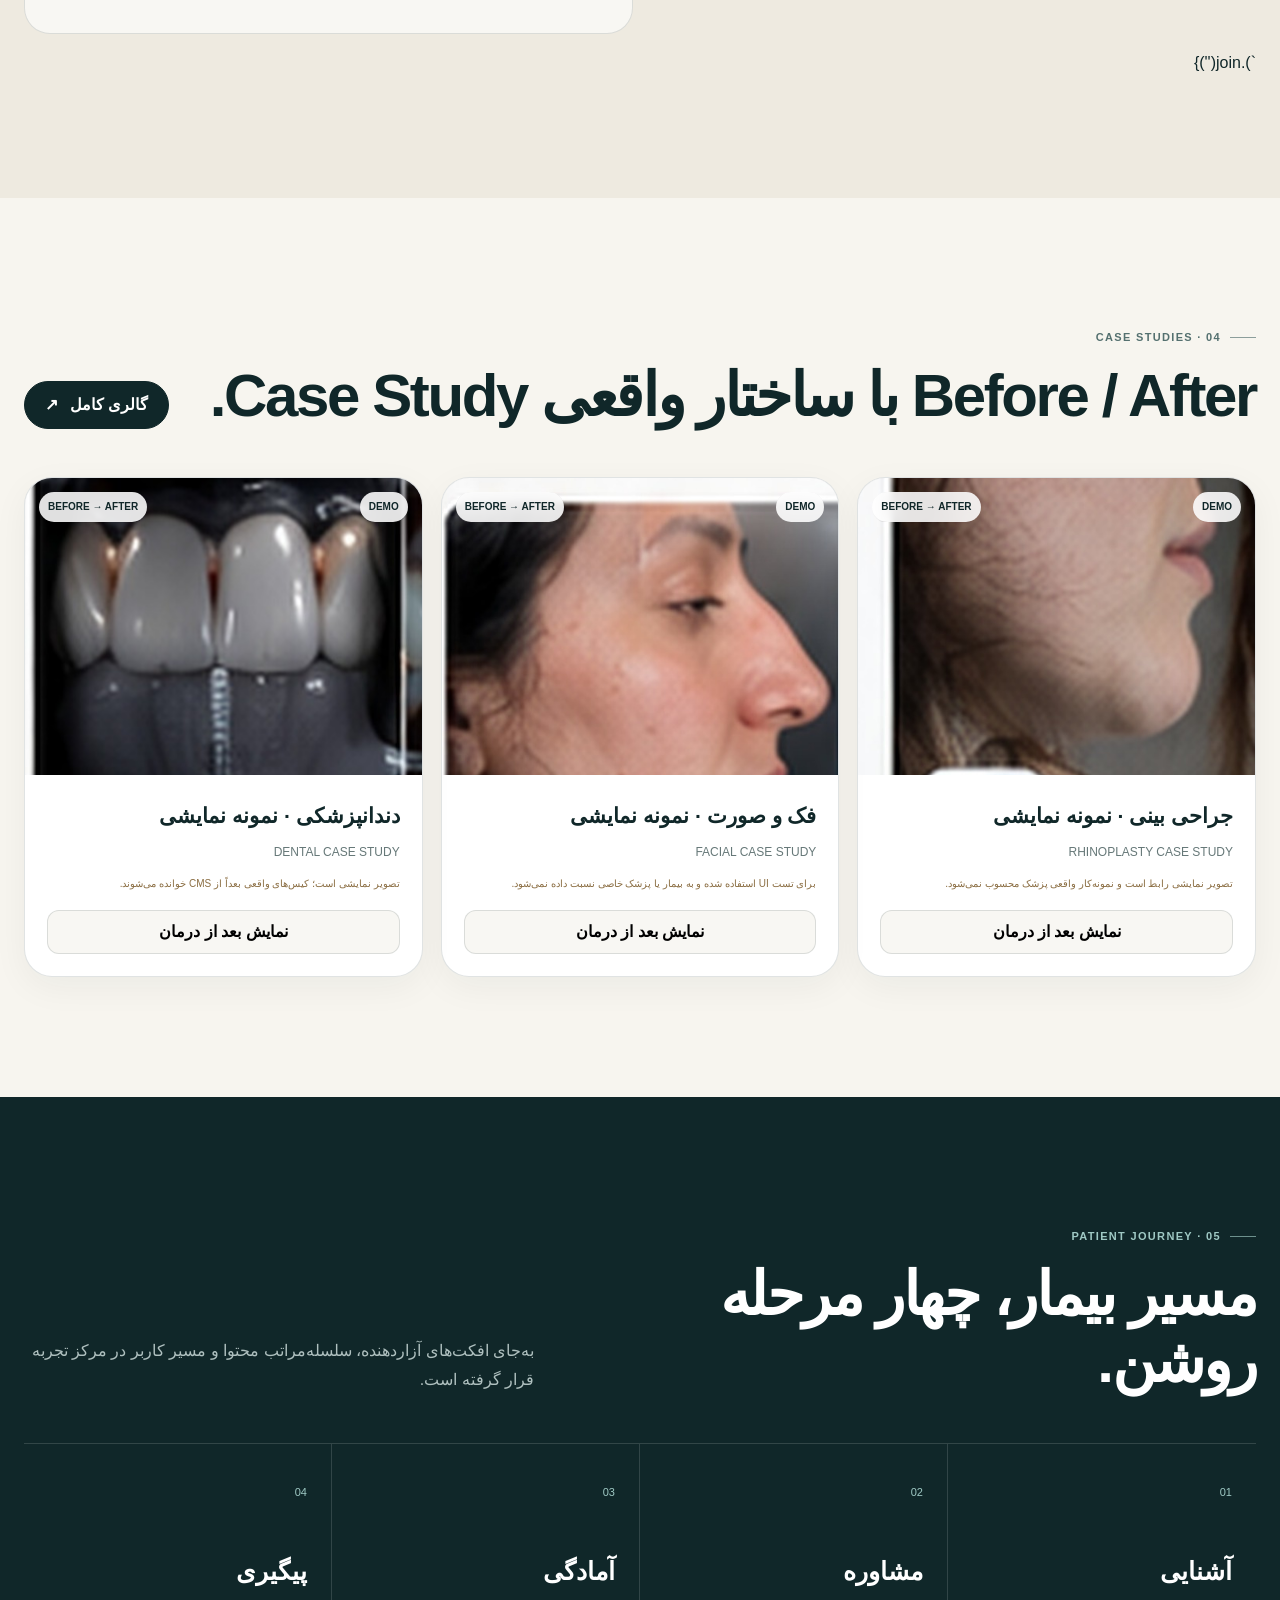
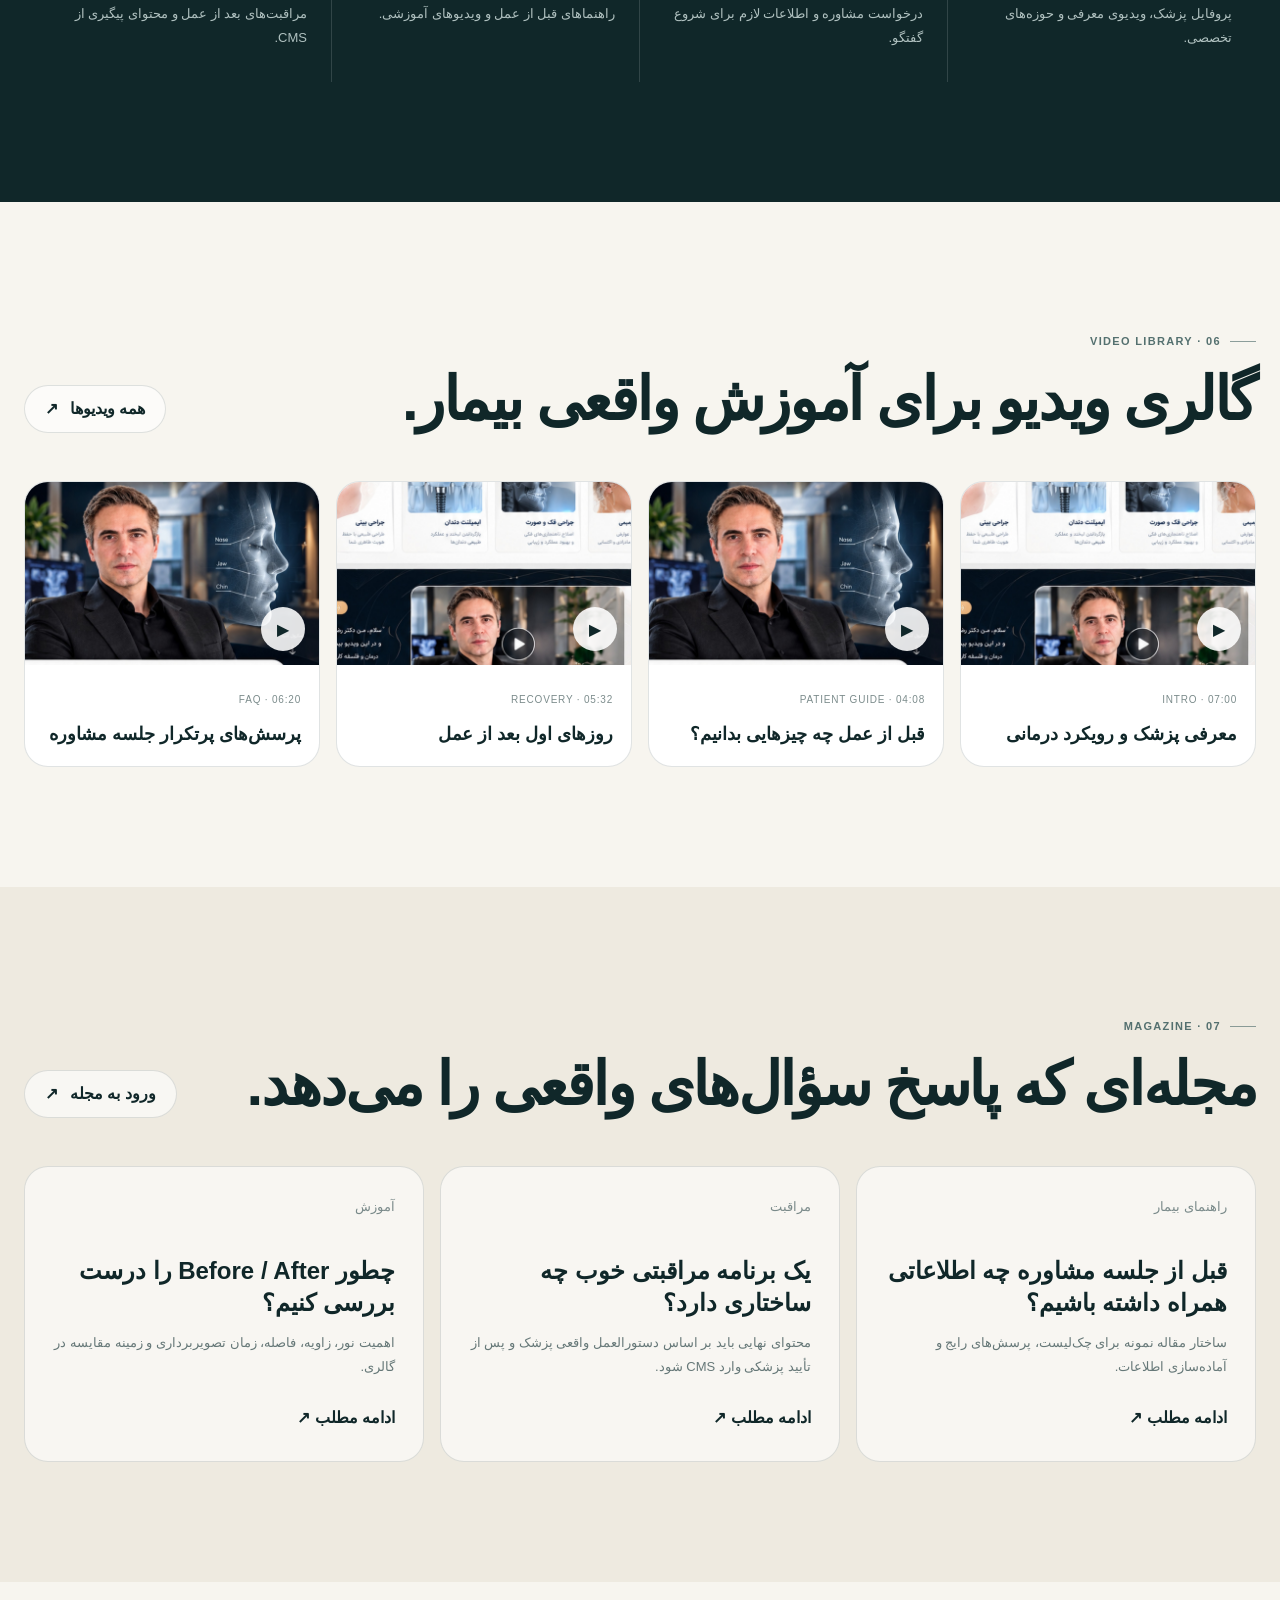
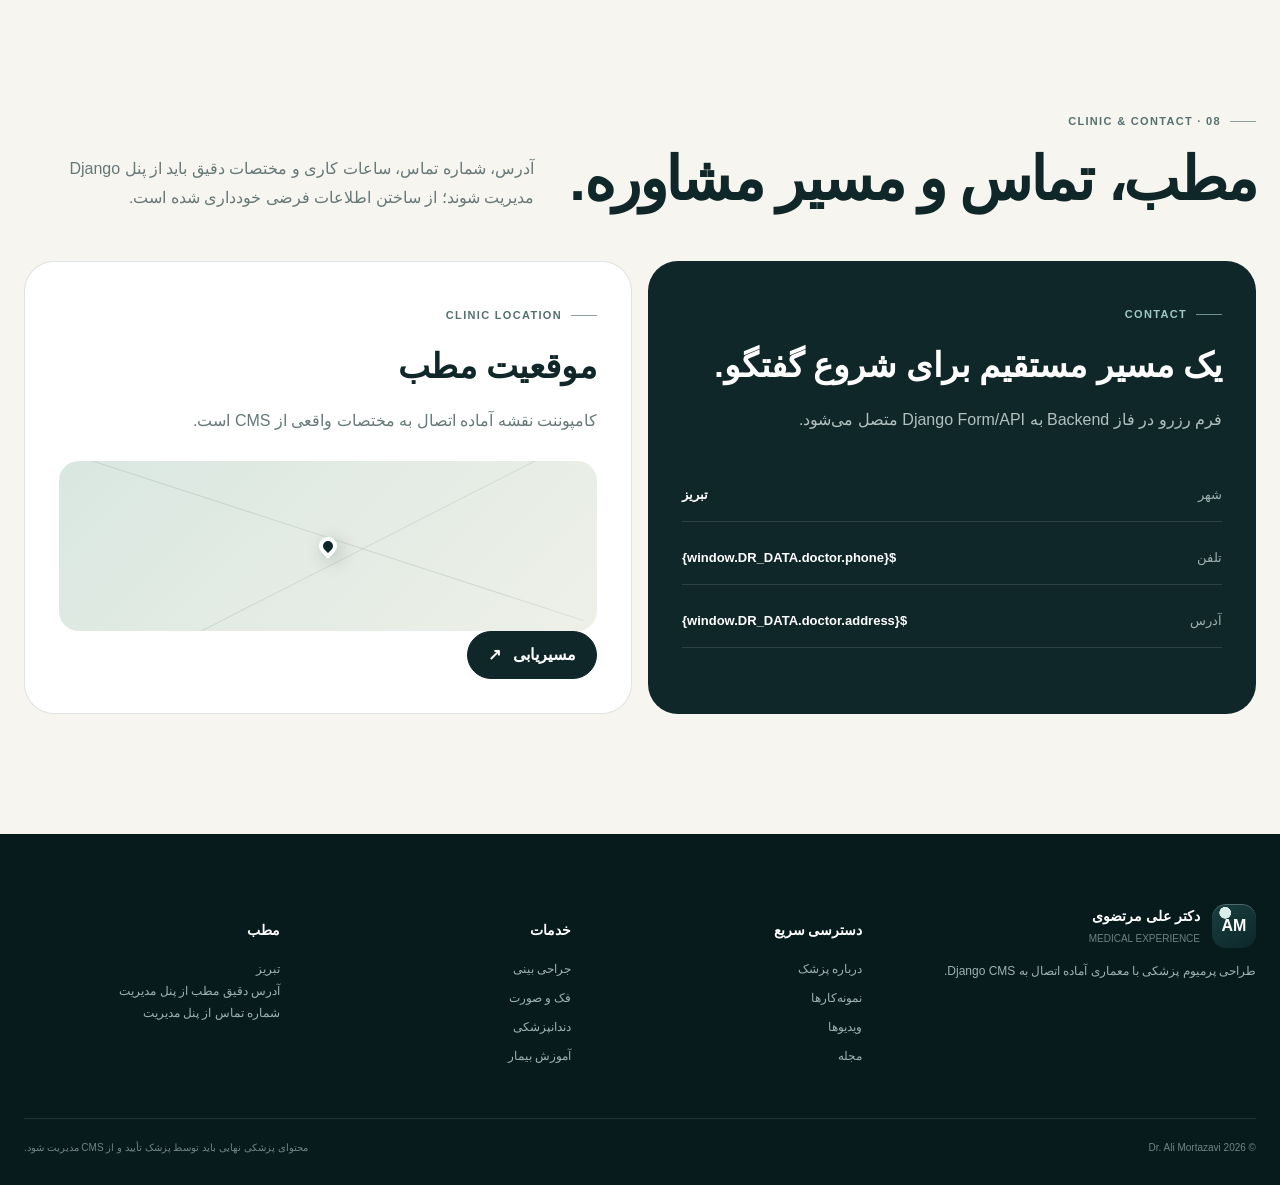
<file: Dr.mortazavi3/index.html>
<!doctype html><html lang="fa" dir="rtl"><head><meta charset="utf-8"><meta name="viewport" content="width=device-width,initial-scale=1,viewport-fit=cover"><meta name="theme-color" content="#102729"><meta name="description" content="وب‌سایت پرمیوم دکتر علی مرتضوی؛ معرفی پزشک، تخصص‌ها، نمونه‌کار، آموزش بیمار و مجله."><title>دکتر علی مرتضوی | Medical Experience</title><link rel="stylesheet" href="css/style.css"><script src="data/content.js"></script><script type="application/ld+json">{"@context":"https://schema.org","@type":"Physician","name":"دکتر علی مرتضوی","medicalSpecialty":["Oral and Maxillofacial Surgery","Dentistry"],"address":{"@type":"PostalAddress","addressLocality":"تبریز","addressCountry":"IR"}}</script></head><body>
<main id="main">
<section class="hero"><div class="container hero__grid"><div class="hero__copy reveal"><span class="eyebrow">DR. ALI MORTAZAVI · MEDICAL EXPERIENCE</span><h1>تجربه‌ای آرام، دقیق و <em>متفاوت</em> برای مسیر درمان.</h1><p class="hero__lead">یک طراحی پزشکی پرمیوم برای معرفی پزشک، جراحی فک و صورت، بینی، دندانپزشکی، آموزش بیمار و مسیر مشاوره؛ با ساختاری که از امروز برای Django CMS آماده است.</p><div class="hero__actions"><a class="btn btn--dark" href="#contact">درخواست مشاوره <span>↗</span></a><a class="btn" href="cases.html">مشاهده Case Study <span>↗</span></a></div></div><div class="hero__visual reveal"><div class="hero-orb"></div><div class="portrait-frame"><img src="assets/doctor-portrait.png" alt="پرتره دکتر علی مرتضوی"></div><div class="hero-card hero-card--top"><strong>01 · Physician Profile</strong><span>پروفایل پزشک، سوابق و حوزه‌های تخصصی</span></div><div class="hero-card hero-card--bottom"><strong>02 · Patient Education</strong><span>ویدیوها و راهنماهای قبل و بعد از درمان</span></div></div></div></section>
<section class="intro section"><div class="container"><div class="section-head"><div><span class="eyebrow">01 · INTRO FILM</span><h2>اول پزشک را ببینید.</h2></div><p>ویدیوی معرفی در ابتدای روایت قرار گرفته تا تجربه از شناخت پزشک شروع شود، نه از یک گالری شلوغ.</p></div><div class="video-shell reveal"><video controls playsinline preload="metadata" poster="assets/media/video-poster.jpg"><source src="assets/media/intro-preview.mp4" type="video/mp4"></video><div class="video-overlay"><div><span class="eyebrow" style="color:#b9ddd7">INTRODUCTION</span><h2>آشنایی با دکتر علی مرتضوی</h2></div><button class="play" onclick="this.parentElement.parentElement.querySelector('video').play()" aria-label="پخش ویدیوی معرفی">▶</button></div></div></div></section>
<section class="section" id="about"><div class="container about"><div class="about__media reveal"><img src="assets/doctor-portrait.png" alt="دکتر علی مرتضوی" loading="lazy"><div class="about__stamp">DOCTOR PROFILE · CMS READY</div></div><div class="about__copy reveal"><span class="eyebrow">02 · THE DOCTOR</span><h2>پروفایل پزشک باید اعتماد بسازد، نه فقط اطلاعات نمایش دهد.</h2><p>${'معرفی پزشک، رویکرد کاری، حوزه‌های تخصصی، مدارک، سوابق و محتوای آموزشی در یک ساختار منسجم قرار می‌گیرند. متن واقعی، سوابق و اطلاعات پزشکی باید در نسخه نهایی از پنل مدیریت وارد و تأیید شوند.'}</p><div class="quote">«تمام محتوای پزشکی، کیس‌ها، ویدیوها و مقالات این قالب برای اتصال مستقیم به Django طراحی شده‌اند.»</div></div></div></section>
<section class="section section--cream" id="services"><div class="container"><div class="section-head"><div><span class="eyebrow">03 · SPECIALTIES</span><h2>تخصص‌ها، با معماری محتوایی مستقل.</h2></div><p>هر خدمت در آینده می‌تواند صفحه، FAQ، ویدیو، کیس و دستورالعمل مخصوص خودش را از CMS دریافت کند.</p></div><div class="service-grid">${window.DR_DATA.services.map(s=>`<article class="service reveal"><div class="service__top"><span>${s.num}</span><span>${s.en}</span></div><div><h3>${s.title}</h3><p>${s.text}</p></div><span class="service__tag">VIEW MODULE ↗</span></article>`).join('')}</div></div></section>
<section class="section" id="cases"><div class="container"><div class="section-head"><div><span class="eyebrow">04 · CASE STUDIES</span><h2>Before / After با ساختار واقعی Case Study.</h2></div><a class="btn btn--dark" href="cases.html">گالری کامل <span>↗</span></a></div><div class="case-grid" data-case-grid></div></div></section>
<section class="section section--dark"><div class="container"><div class="section-head"><div><span class="eyebrow">05 · PATIENT JOURNEY</span><h2>مسیر بیمار، چهار مرحله روشن.</h2></div><p>به‌جای افکت‌های آزاردهنده، سلسله‌مراتب محتوا و مسیر کاربر در مرکز تجربه قرار گرفته است.</p></div><div class="process"><article class="process__item"><span class="process__num">01</span><h3>آشنایی</h3><p>پروفایل پزشک، ویدیوی معرفی و حوزه‌های تخصصی.</p></article><article class="process__item"><span class="process__num">02</span><h3>مشاوره</h3><p>درخواست مشاوره و اطلاعات لازم برای شروع گفتگو.</p></article><article class="process__item"><span class="process__num">03</span><h3>آمادگی</h3><p>راهنماهای قبل از عمل و ویدیوهای آموزشی.</p></article><article class="process__item"><span class="process__num">04</span><h3>پیگیری</h3><p>مراقبت‌های بعد از عمل و محتوای پیگیری از CMS.</p></article></div></div></section>
<section class="section" id="videos"><div class="container"><div class="section-head"><div><span class="eyebrow">06 · VIDEO LIBRARY</span><h2>گالری ویدیو برای آموزش واقعی بیمار.</h2></div><a class="btn" href="videos.html">همه ویدیوها <span>↗</span></a></div><div class="video-grid" data-video-grid></div></div></section>
<section class="section section--cream" id="magazine"><div class="container"><div class="section-head"><div><span class="eyebrow">07 · MAGAZINE</span><h2>مجله‌ای که پاسخ سؤال‌های واقعی را می‌دهد.</h2></div><a class="btn" href="magazine.html">ورود به مجله <span>↗</span></a></div><div class="article-grid" data-article-grid></div></div></section>
<section class="section" id="contact"><div class="container"><div class="section-head"><div><span class="eyebrow">08 · CLINIC & CONTACT</span><h2>مطب، تماس و مسیر مشاوره.</h2></div><p>آدرس، شماره تماس، ساعات کاری و مختصات دقیق باید از پنل Django مدیریت شوند؛ از ساختن اطلاعات فرضی خودداری شده است.</p></div><div class="contact"><div class="contact-card reveal"><span class="eyebrow" style="color:#9fc9c4">CONTACT</span><h3>یک مسیر مستقیم برای شروع گفتگو.</h3><p>فرم رزرو در فاز Backend به Django Form/API متصل می‌شود.</p><div class="contact-list"><div class="contact-row"><span>شهر</span><strong>تبریز</strong></div><div class="contact-row"><span>تلفن</span><strong>${window.DR_DATA.doctor.phone}</strong></div><div class="contact-row"><span>آدرس</span><strong>${window.DR_DATA.doctor.address}</strong></div></div></div><div class="contact-card contact-card--light reveal"><span class="eyebrow">CLINIC LOCATION</span><h3>موقعیت مطب</h3><p>کامپوننت نقشه آماده اتصال به مختصات واقعی از CMS است.</p><div class="map"><span class="map-pin"></span></div><a class="btn btn--dark" href="#">مسیریابی <span>↗</span></a></div></div></div></section>
</main><script src="js/app.js"></script></body></html>
</file>
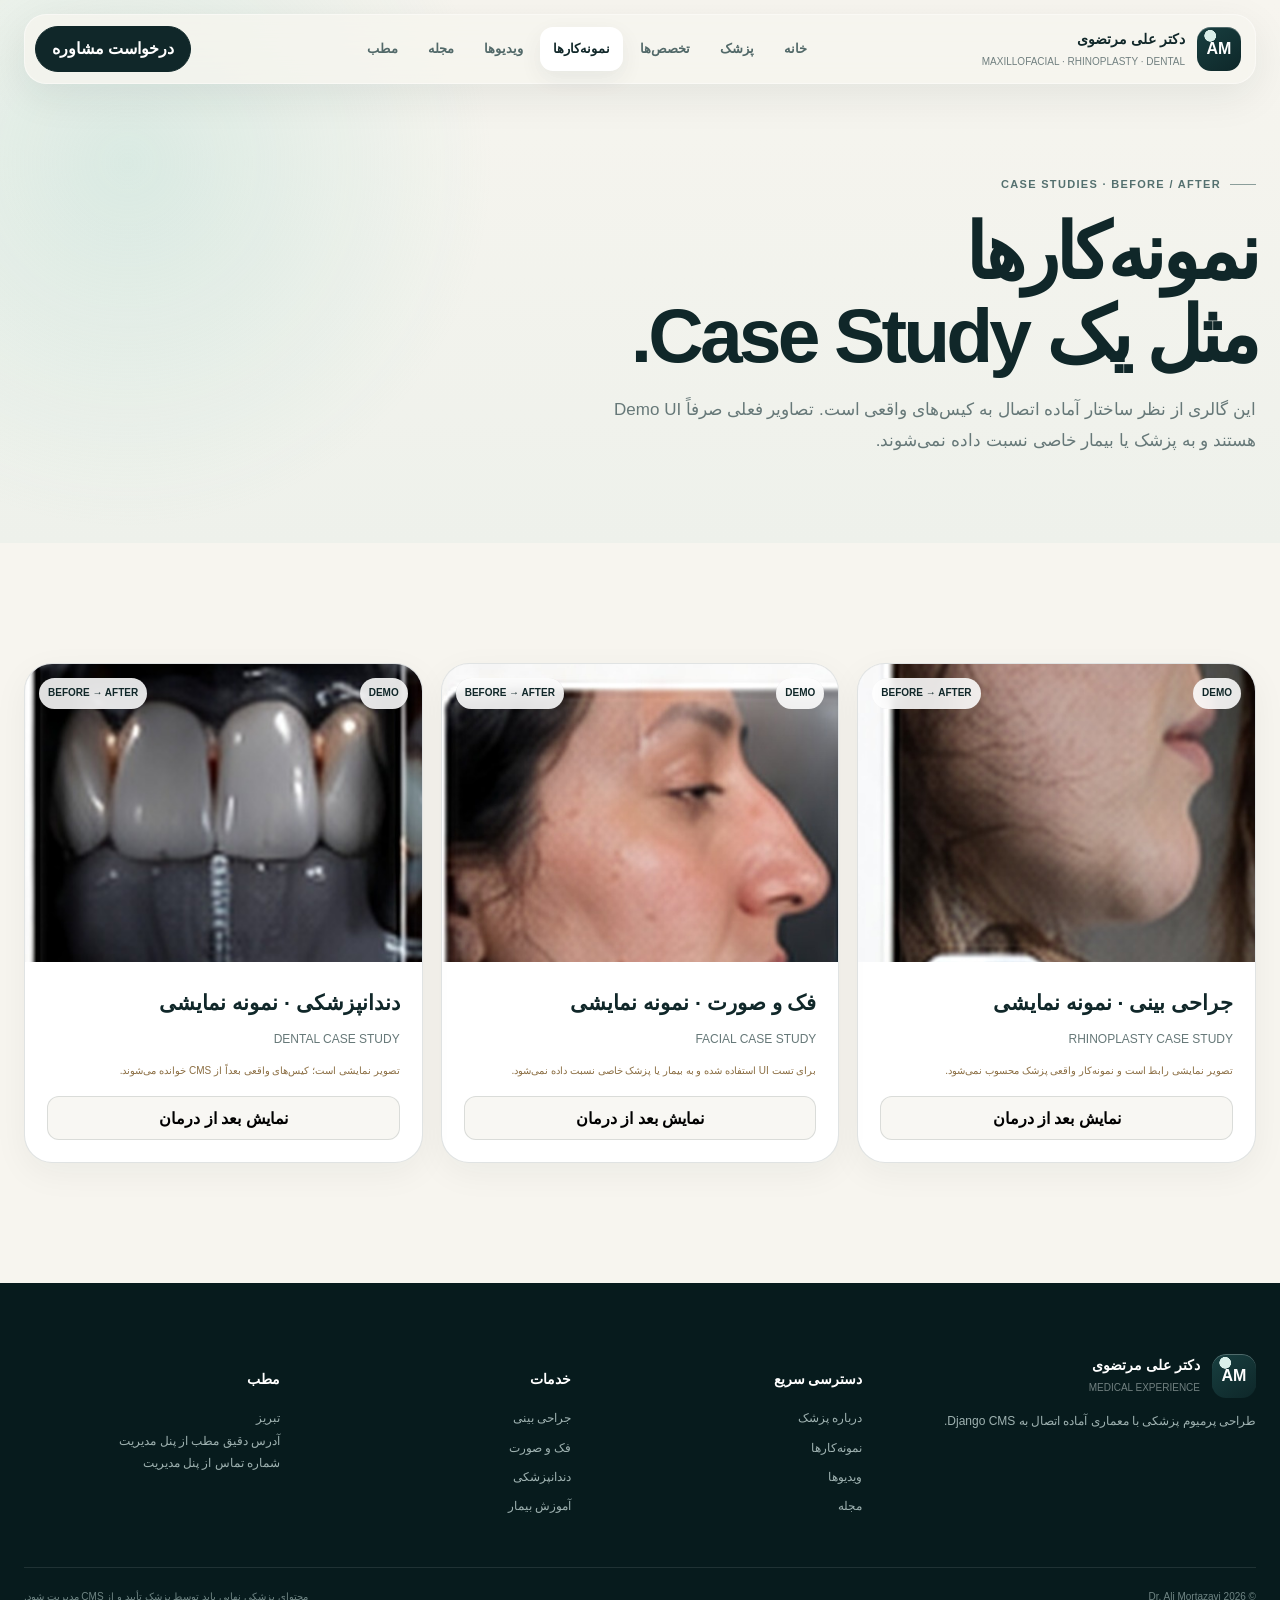
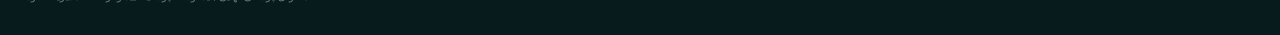
<file: Dr.mortazavi3/cases.html>
<!doctype html><html lang="fa" dir="rtl"><head><meta charset="utf-8"><meta name="viewport" content="width=device-width,initial-scale=1,viewport-fit=cover"><meta name="theme-color" content="#102729"><title>نمونه‌کارها | دکتر علی مرتضوی</title><link rel="stylesheet" href="css/style.css"><script src="data/content.js"></script></head><body><main id="main"><section class="page-hero"><div class="container"><span class="eyebrow">CASE STUDIES · BEFORE / AFTER</span><h1>نمونه‌کارها<br>مثل یک Case Study.</h1><p>این گالری از نظر ساختار آماده اتصال به کیس‌های واقعی است. تصاویر فعلی صرفاً Demo UI هستند و به پزشک یا بیمار خاصی نسبت داده نمی‌شوند.</p></div></section><section class="section"><div class="container"><div class="case-grid" data-case-grid></div></div></section></main><script src="js/app.js"></script></body></html>
</file>
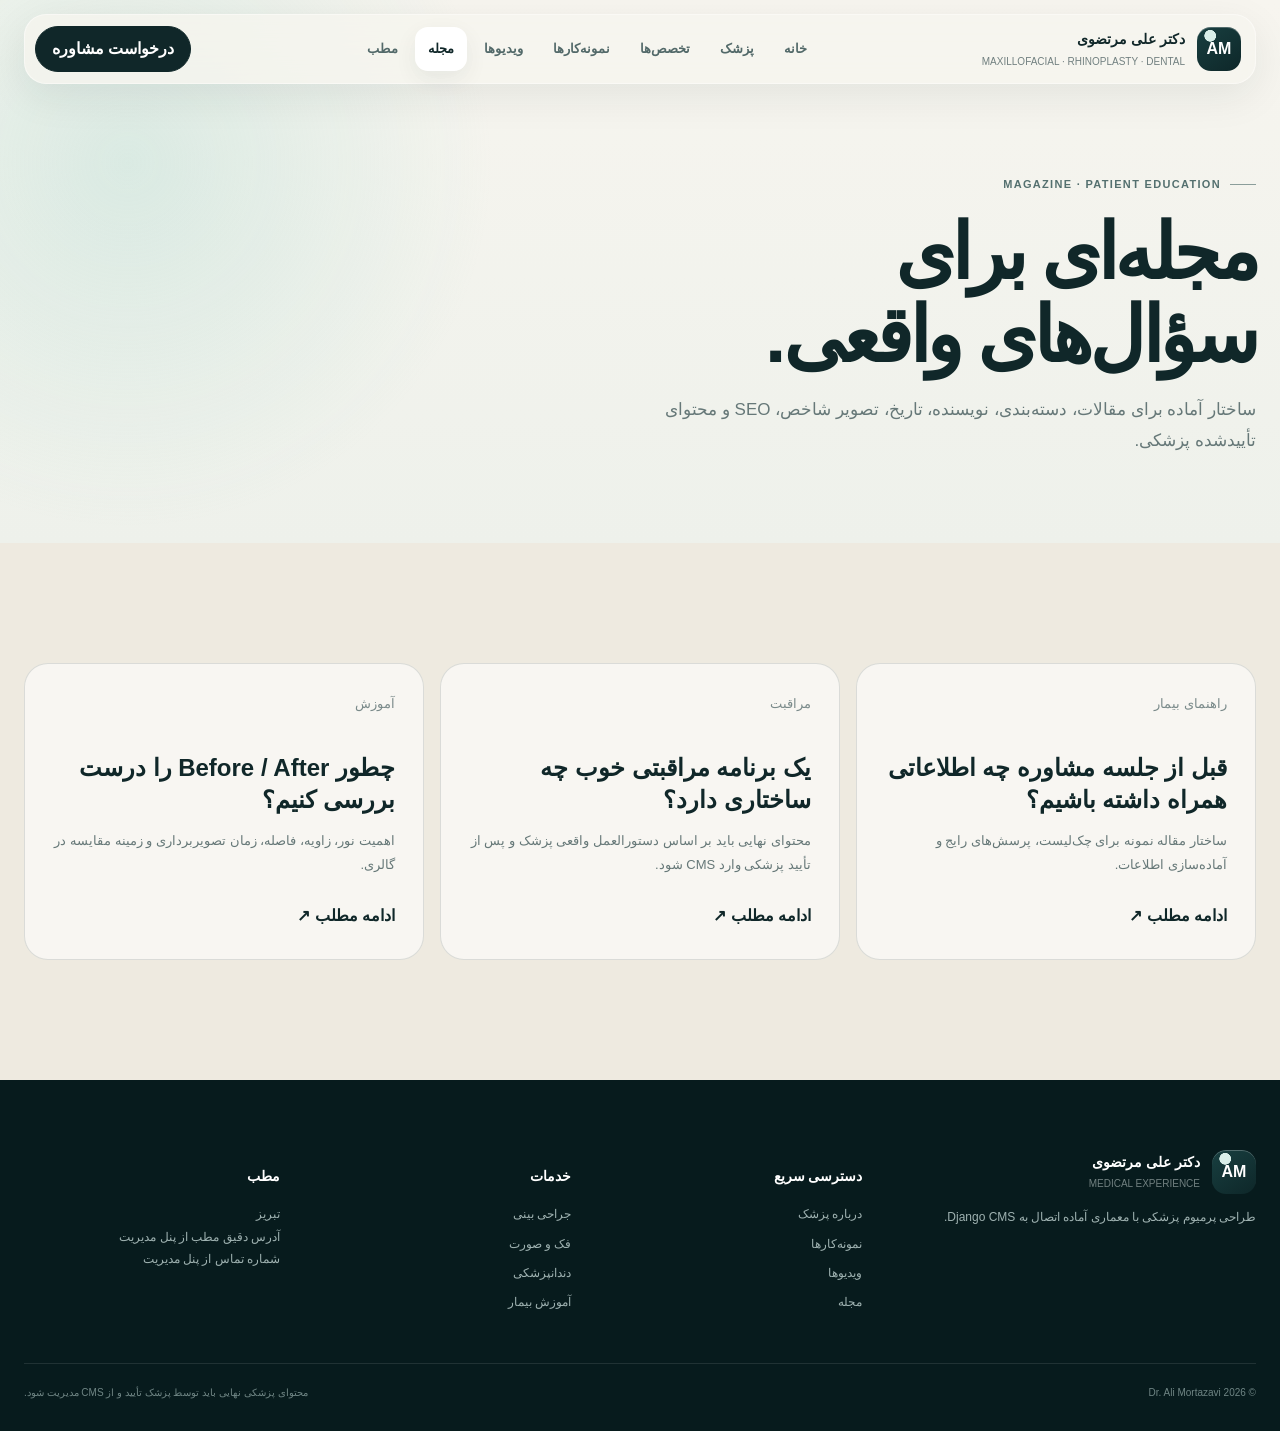
<file: Dr.mortazavi3/magazine.html>
<!doctype html><html lang="fa" dir="rtl"><head><meta charset="utf-8"><meta name="viewport" content="width=device-width,initial-scale=1,viewport-fit=cover"><meta name="theme-color" content="#102729"><title>مجله | دکتر علی مرتضوی</title><link rel="stylesheet" href="css/style.css"><script src="data/content.js"></script></head><body><main id="main"><section class="page-hero"><div class="container"><span class="eyebrow">MAGAZINE · PATIENT EDUCATION</span><h1>مجله‌ای برای<br>سؤال‌های واقعی.</h1><p>ساختار آماده برای مقالات، دسته‌بندی، نویسنده، تاریخ، تصویر شاخص، SEO و محتوای تأییدشده پزشکی.</p></div></section><section class="section section--cream"><div class="container"><div class="article-grid" data-article-grid></div></div></section></main><script src="js/app.js"></script></body></html>
</file>
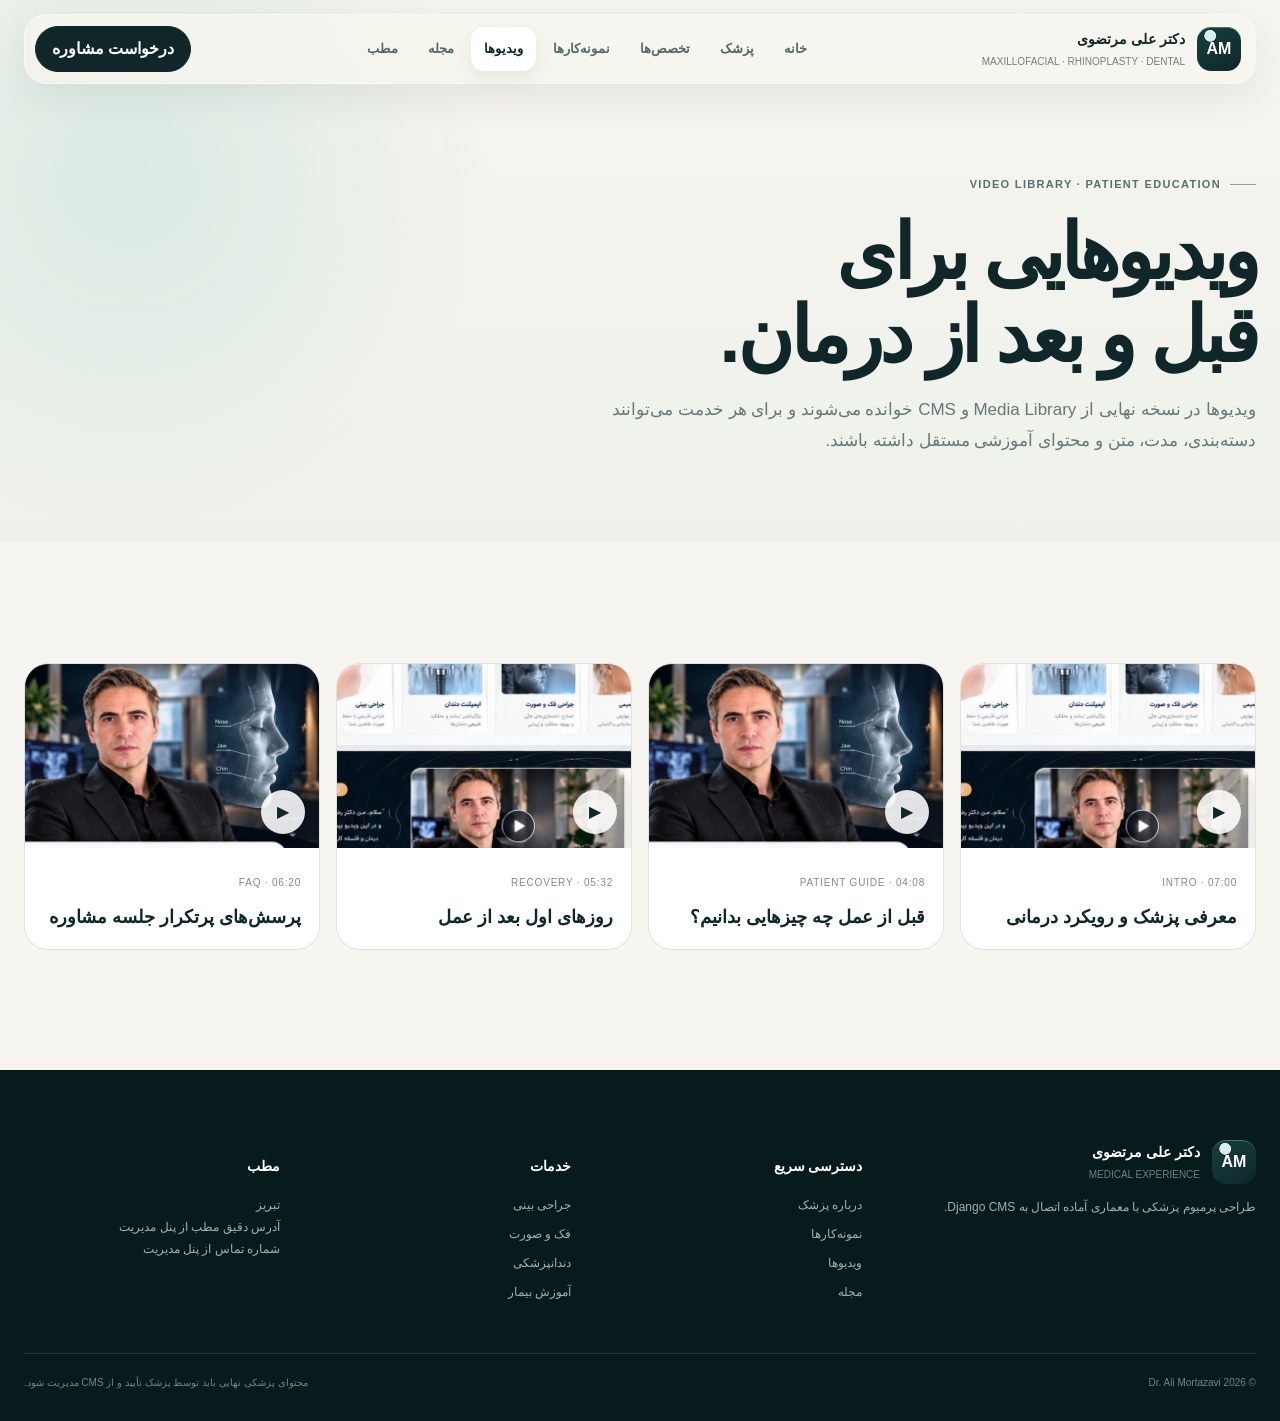
<file: Dr.mortazavi3/videos.html>
<!doctype html><html lang="fa" dir="rtl"><head><meta charset="utf-8"><meta name="viewport" content="width=device-width,initial-scale=1,viewport-fit=cover"><meta name="theme-color" content="#102729"><title>گالری ویدیو | دکتر علی مرتضوی</title><link rel="stylesheet" href="css/style.css"><script src="data/content.js"></script></head><body><main id="main"><section class="page-hero"><div class="container"><span class="eyebrow">VIDEO LIBRARY · PATIENT EDUCATION</span><h1>ویدیوهایی برای<br>قبل و بعد از درمان.</h1><p>ویدیوها در نسخه نهایی از Media Library و CMS خوانده می‌شوند و برای هر خدمت می‌توانند دسته‌بندی، مدت، متن و محتوای آموزشی مستقل داشته باشند.</p></div></section><section class="section"><div class="container"><div class="video-grid" data-video-grid></div></div></section></main><script src="js/app.js"></script></body></html>
</file>
<file: Dr.mortazavi2/css/style.css>
:root{--navy:#06172f;--navy2:#0a2345;--blue:#1261ff;--blue2:#2f86ff;--cyan:#58dcff;--ice:#eaf5ff;--mist:#f5f9ff;--white:#fff;--ink:#0b1d35;--muted:#60738a;--line:#dce7f4;--gold:#bfa46a;--shadow:0 28px 90px rgba(8,36,75,.12);--radius:30px;--max:1240px}
*{box-sizing:border-box}html{scroll-behavior:smooth;overflow-x:clip}body{margin:0;background:#fff;color:var(--ink);font-family:Vazirmatn,IRANSans,Tahoma,"Segoe UI",Arial,sans-serif;line-height:1.85;overflow-x:clip}body.menu-open{overflow:hidden}img,video{display:block;max-width:100%}button,input,textarea{font:inherit}button{cursor:pointer}a{text-decoration:none;color:inherit}:focus-visible{outline:3px solid var(--cyan);outline-offset:4px}.sr-only{position:absolute;width:1px;height:1px;padding:0;margin:-1px;overflow:hidden;clip:rect(0,0,0,0);white-space:nowrap;border:0}.skip{position:fixed;top:-70px;right:16px;background:#fff;color:var(--navy);padding:10px 15px;border-radius:12px;z-index:3000}.skip:focus{top:16px}.container{width:min(var(--max),calc(100% - 48px));margin-inline:auto}.eyebrow{display:flex;align-items:center;gap:9px;font-size:10px;font-weight:900;letter-spacing:.14em;color:#7d8da2}.eyebrow>span{width:30px;height:1px;background:currentColor}.section{padding:120px 0}.section-kicker{display:flex;align-items:center;gap:10px;font-size:10px;font-weight:900;letter-spacing:.12em;color:#7a8ba0;margin-bottom:35px}.section-kicker>span{display:grid;place-items:center;width:28px;height:28px;border-radius:50%;background:var(--ice);color:var(--blue);font-size:10px}.section-kicker i{height:1px;flex:1;background:var(--line)}.section-kicker em{font-style:normal;letter-spacing:0;color:#5f7087;font-size:11px}.section-kicker.light{color:#8ea7c5}.section-kicker.light>span{background:rgba(88,220,255,.12);color:var(--cyan)}.section-kicker.light i{background:rgba(255,255,255,.13)}.section-kicker.light em{color:#b8c8dc}
/* header */
.site-header{position:fixed;top:0;inset-inline:0;z-index:1500;padding:14px 0;transition:padding .25s ease}.site-header.scrolled{padding:8px 0}.nav-shell{height:72px;border:1px solid rgba(10,35,69,.1);background:rgba(255,255,255,.82);backdrop-filter:blur(20px);-webkit-backdrop-filter:blur(20px);border-radius:22px;display:grid;grid-template-columns:auto 1fr auto;align-items:center;gap:20px;padding:0 10px 0 16px;box-shadow:0 12px 45px rgba(9,35,67,.08)}.brand{display:flex;align-items:center;gap:11px;min-width:0}.brand>span:last-child{display:grid;gap:0}.brand b{font-size:14px;line-height:1.2}.brand small{font-size:8px;color:#7a8ca1;letter-spacing:.13em;direction:ltr;text-align:right}.brand-mark{width:44px;height:44px;border-radius:15px;background:linear-gradient(145deg,#0b2c59,#1261ff);position:relative;display:block;box-shadow:0 8px 25px rgba(18,97,255,.22);overflow:hidden}.brand-mark:before{content:"";position:absolute;inset:-20%;background:radial-gradient(circle at 35% 25%,rgba(88,220,255,.9),transparent 22%)}.brand-mark i{position:absolute;background:#fff;border-radius:999px}.brand-mark i:first-child{width:20px;height:4px;left:12px;top:20px}.brand-mark i:last-child{width:4px;height:20px;left:20px;top:12px}.desktop-nav{display:flex;justify-content:center;gap:3px}.desktop-nav a{padding:10px 13px;border-radius:12px;color:#5e7086;font-size:12px;font-weight:800;white-space:nowrap;transition:.2s}.desktop-nav a:hover{background:#eef6ff;color:var(--navy)}.nav-actions{display:flex;align-items:center;gap:8px}.nav-cta,.button{display:inline-flex;align-items:center;justify-content:center;gap:11px;min-height:48px;border-radius:999px;font-size:12px;font-weight:900}.nav-cta{padding:0 18px;color:#fff;background:linear-gradient(135deg,var(--navy),#0d3d78);box-shadow:0 10px 24px rgba(6,23,47,.16)}.menu-toggle{display:none;width:48px;height:48px;border:1px solid #dbe7f3;background:#fff;border-radius:15px;padding:0;place-items:center;gap:4px}.menu-toggle span{width:20px;height:2px;background:var(--navy);border-radius:2px;transition:.2s}.menu-toggle.open span:nth-child(1){transform:translateY(6px) rotate(45deg)}.menu-toggle.open span:nth-child(2){opacity:0}.menu-toggle.open span:nth-child(3){transform:translateY(-6px) rotate(-45deg)}
/* mobile drawer */
.mobile-menu{position:fixed;inset:0;z-index:2000;visibility:hidden;pointer-events:none}.mobile-menu.open{visibility:visible;pointer-events:auto}.menu-backdrop{position:absolute;inset:0;width:100%;height:100%;border:0;background:rgba(3,17,36,.56);opacity:0;transition:opacity .25s}.menu-panel{position:absolute;top:0;bottom:0;inset-inline-end:0;width:min(440px,92vw);background:linear-gradient(165deg,#071b35,#0a2b54 72%,#0e437c);color:#fff;padding:22px clamp(20px,5vw,38px) 28px;display:flex;flex-direction:column;transform:translateX(105%);transition:transform .32s cubic-bezier(.2,.8,.2,1);box-shadow:-30px 0 100px rgba(0,0,0,.25);overflow:auto}.mobile-menu.open .menu-backdrop{opacity:1}.mobile-menu.open .menu-panel{transform:none}.menu-top{display:flex;justify-content:space-between;align-items:center;color:#9fb5ce;font-size:9px;letter-spacing:.15em}.menu-top button{width:44px;height:44px;border-radius:50%;border:1px solid rgba(255,255,255,.14);background:rgba(255,255,255,.06);color:#fff;font-size:28px}.menu-brand{margin:55px 0 30px}.menu-brand strong{font-size:clamp(31px,8vw,46px);line-height:1.22;letter-spacing:-.04em}.menu-brand em{color:var(--cyan);font-style:normal}.menu-brand span{display:block;margin-top:15px;color:#a9bad0;font-size:12px}.mobile-nav{display:grid;border-top:1px solid rgba(255,255,255,.12)}.mobile-nav a{display:grid;grid-template-columns:35px 1fr 25px;align-items:center;min-height:64px;border-bottom:1px solid rgba(255,255,255,.12);font-size:11px;color:#9eb2ca}.mobile-nav a b{font-size:17px;color:#fff}.mobile-nav a span{text-align:left;color:var(--cyan);font-size:18px}.menu-primary{margin-top:auto;padding:16px 20px;border-radius:17px;background:linear-gradient(135deg,var(--blue),#00a7ff);font-weight:900;display:flex;justify-content:space-between;align-items:center;box-shadow:0 15px 40px rgba(18,97,255,.28)}
/* hero */
.hero{min-height:100svh;padding:145px 0 35px;background:radial-gradient(circle at 72% 20%,rgba(63,137,255,.14),transparent 28%),linear-gradient(135deg,#f9fcff 0%,#edf6ff 46%,#e8f3ff 100%);position:relative;overflow:hidden}.hero:before{content:"";position:absolute;width:720px;height:720px;border-radius:50%;border:1px solid rgba(18,97,255,.08);right:-300px;top:-300px}.hero-grid{min-height:calc(100svh - 180px);display:grid;grid-template-columns:1fr 1.03fr;align-items:center;gap:70px}.hero-copy{position:relative;z-index:2}.hero-copy .eyebrow{color:#66809d}.hero h1{font-size:clamp(56px,7.4vw,108px);line-height:.98;letter-spacing:-.065em;margin:24px 0 25px;color:var(--navy)}.hero h1 em,.split-head em,.journey-head em,.doctor-copy em,.clinic-copy em,.contact-box em{font-style:normal;background:linear-gradient(105deg,#0c4fd6 10%,#1687ff 52%,#00b9ee 92%);-webkit-background-clip:text;background-clip:text;color:transparent}.hero-lead{max-width:640px;color:#5d7086;font-size:16px;line-height:2.05}.hero-buttons{display:flex;gap:10px;margin-top:28px;flex-wrap:wrap}.button{padding:0 21px}.button-primary{background:linear-gradient(135deg,#0a2b5d,#1261ff 60%,#20a9ff);color:#fff;box-shadow:0 16px 35px rgba(18,97,255,.2)}.button-ghost{border:1px solid #cddbeb;background:rgba(255,255,255,.65);color:var(--navy)}.hero-trust{display:flex;gap:26px;margin-top:42px;color:#74869a;font-size:10px;font-weight:800}.hero-trust b{color:var(--blue);margin-left:5px}.hero-visual{height:min(700px,72vh);min-height:570px;position:relative;display:grid;place-items:center}.portrait-wrap{width:min(520px,82%);height:100%;border-radius:46% 46% 18% 18%;overflow:hidden;position:relative;z-index:2;background:#dcecff;box-shadow:0 35px 90px rgba(5,34,72,.2);border:8px solid rgba(255,255,255,.72)}.portrait-wrap img{width:100%;height:100%;object-fit:cover;object-position:center top}.blue-orbit{position:absolute;border-radius:50%;border:1px solid rgba(18,97,255,.18);z-index:1}.orbit-a{width:630px;height:630px}.orbit-b{width:470px;height:470px;border-color:rgba(0,178,242,.2)}.floating-card{position:absolute;z-index:3;background:rgba(255,255,255,.88);backdrop-filter:blur(16px);border:1px solid rgba(255,255,255,.9);box-shadow:0 20px 55px rgba(5,35,74,.14);border-radius:20px}.card-specialty{left:1%;top:15%;padding:18px 20px;width:170px}.card-specialty small,.card-location small{display:block;color:#7c8da1;font-size:8px;letter-spacing:.14em}.card-specialty strong{display:block;margin-top:8px;font-size:13px;line-height:1.55;color:var(--navy)}.card-location{right:1%;bottom:13%;padding:14px 16px;display:flex;align-items:center;gap:10px}.card-location strong{font-size:11px}.pulse{width:9px;height:9px;background:#19c98a;border-radius:50%;box-shadow:0 0 0 6px rgba(25,201,138,.13)}.vertical-label{position:absolute;right:-28px;top:50%;transform:rotate(90deg) translateX(50%);transform-origin:right;color:#7890a9;font-size:8px;letter-spacing:.2em}.hero-bottom{display:flex;align-items:center;gap:15px;color:#8295aa;font-size:8px;letter-spacing:.16em}.hero-bottom div{height:1px;background:#cfdeed;flex:1}.hero-bottom b{font-size:9px;color:#4f6782}
/* shared sections */
.intro{background:#fff}.intro-head,.split-head,.journey-head{display:grid;grid-template-columns:1.15fr .85fr;gap:60px;align-items:end;margin-bottom:42px}.intro-head h2,.split-head h2,.journey-head h2{font-size:clamp(42px,5.5vw,76px);line-height:1.08;letter-spacing:-.05em;margin:0;color:var(--navy)}.intro-head p,.split-head p,.journey-head p{color:var(--muted);font-size:15px;max-width:500px;margin:0}.video-hero{border-radius:34px;overflow:hidden;position:relative;background:#071b35;box-shadow:var(--shadow);min-height:520px}.video-hero video{width:100%;height:100%;min-height:520px;object-fit:cover}.video-caption{position:absolute;inset:auto 0 0;padding:32px;display:flex;align-items:end;justify-content:space-between;background:linear-gradient(180deg,transparent,rgba(4,19,39,.86));color:#fff;pointer-events:none}.video-caption span{display:block;color:#9dd8ff;font-size:9px;letter-spacing:.16em}.video-caption strong{display:block;font-size:24px;margin-top:7px}.round-play{pointer-events:auto;width:64px;height:64px;border:0;border-radius:50%;background:#fff;color:var(--navy);font-size:18px}.section-dark{background:linear-gradient(135deg,#06172f,#0a2a51 62%,#0a3968);color:#fff;position:relative;overflow:hidden}.section-dark:before{content:"";position:absolute;width:550px;height:550px;border:1px solid rgba(88,220,255,.12);border-radius:50%;left:-300px;top:-240px}.doctor-grid{display:grid;grid-template-columns:.82fr 1.18fr;gap:90px;align-items:center}.doctor-image{position:relative}.doctor-image img{width:100%;aspect-ratio:4/5;object-fit:cover;object-position:center top;border-radius:32px;border:1px solid rgba(255,255,255,.12);box-shadow:0 30px 90px rgba(0,0,0,.28)}.image-note{position:absolute;left:18px;bottom:18px;background:rgba(5,23,47,.78);backdrop-filter:blur(12px);border:1px solid rgba(255,255,255,.13);padding:10px 13px;border-radius:12px;font-size:8px;letter-spacing:.12em;color:#b6cce4}.doctor-copy h2{font-size:clamp(40px,5vw,72px);line-height:1.08;letter-spacing:-.05em;margin:0 0 25px}.doctor-copy p{color:#aabbd0;max-width:650px;font-size:15px}.credential-row{display:grid;grid-template-columns:repeat(3,1fr);border-top:1px solid rgba(255,255,255,.12);border-bottom:1px solid rgba(255,255,255,.12);margin:38px 0 25px}.credential-row div{padding:18px 0}.credential-row div+div{border-inline-start:1px solid rgba(255,255,255,.12);padding-inline-start:20px}.credential-row b{display:block;color:var(--cyan);font-size:10px}.credential-row span{display:block;margin-top:5px;color:#dce9f7;font-size:11px}.text-link{display:inline-flex;gap:10px;color:#fff;font-size:12px;font-weight:900}.text-link span{color:var(--cyan)}
.specialties{background:#fff}.specialty-grid{display:grid;grid-template-columns:repeat(3,1fr);gap:16px}.specialty{min-height:370px;border:1px solid var(--line);border-radius:28px;padding:26px;display:flex;flex-direction:column;justify-content:space-between;position:relative;overflow:hidden;background:linear-gradient(160deg,#fff,#f5faff);transition:transform .25s ease,box-shadow .25s ease,border-color .25s ease}.specialty:before{content:"";position:absolute;width:220px;height:220px;border-radius:50%;background:radial-gradient(circle,#5bcfff55,transparent 65%);right:-90px;top:-90px}.specialty:hover{transform:translateY(-5px);box-shadow:0 24px 60px rgba(13,66,125,.1);border-color:#c6dbef}.specialty-top{display:flex;justify-content:space-between;color:#8295aa;font-size:9px;letter-spacing:.13em}.specialty h3{font-size:31px;margin:0 0 12px;color:var(--navy)}.specialty p{font-size:12px;color:var(--muted);margin:0}.specialty-link{display:flex;justify-content:space-between;align-items:center;color:var(--blue);font-size:11px;font-weight:900}.specialty-link span{width:34px;height:34px;border-radius:50%;background:#eaf4ff;display:grid;place-items:center}
.section-blue{background:linear-gradient(135deg,#061a38,#0b2e5b 60%,#0b477c);color:#fff;position:relative;overflow:hidden}.section-blue:after{content:"";position:absolute;width:800px;height:800px;border-radius:50%;border:1px solid rgba(88,220,255,.1);right:-480px;top:-250px}.split-head.light h2{color:#fff}.split-head.light p{color:#a9bdd5}.case-grid{display:grid;grid-template-columns:repeat(3,1fr);gap:16px;position:relative;z-index:2}.case-card{background:rgba(255,255,255,.06);border:1px solid rgba(255,255,255,.12);border-radius:26px;overflow:hidden}.case-visual{position:relative;aspect-ratio:4/4.1;overflow:hidden;background:#0d315c}.case-visual img{position:absolute;inset:0;width:100%;height:100%;object-fit:cover}.case-after{clip-path:inset(0 0 0 50%)}.case-divider{position:absolute;top:0;bottom:0;width:2px;background:#fff;left:50%;z-index:3;box-shadow:0 0 0 1px rgba(0,0,0,.1)}.case-range{position:absolute;inset:0;width:100%;height:100%;opacity:0;cursor:ew-resize;z-index:5}.case-handle{position:absolute;left:50%;top:50%;transform:translate(-50%,-50%);width:48px;height:48px;border-radius:50%;background:#fff;color:var(--navy);display:grid;place-items:center;font-weight:900;z-index:4;box-shadow:0 10px 30px rgba(0,0,0,.25)}.case-label{position:absolute;top:14px;padding:6px 9px;border-radius:7px;background:rgba(5,20,42,.7);backdrop-filter:blur(8px);font-size:8px;letter-spacing:.1em;z-index:4}.case-label.before{left:14px}.case-label.after{right:14px}.case-info{padding:19px}.case-info small{color:#7eb7e5;font-size:8px;letter-spacing:.14em}.case-info h3{font-size:22px;margin:6px 0;color:#fff}.case-info p{font-size:10px;color:#9fb3ca;margin:0 0 13px}.case-more{display:inline-flex;gap:8px;color:var(--cyan);font-size:10px;font-weight:900}
.patient-flow{background:#f7fbff}.journey-grid{display:grid;grid-template-columns:repeat(4,1fr);border-top:1px solid var(--line);border-bottom:1px solid var(--line)}.journey-grid article{padding:30px 22px;min-height:210px}.journey-grid article+article{border-inline-start:1px solid var(--line)}.journey-grid b{color:var(--blue);font-size:11px}.journey-grid h3{font-size:24px;margin:35px 0 8px}.journey-grid p{font-size:12px;color:var(--muted);margin:0}.videos-section{background:#fff}.video-grid{display:grid;grid-template-columns:repeat(4,1fr);gap:14px}.video-card{border:1px solid var(--line);border-radius:22px;overflow:hidden;background:#fff;transition:transform .25s ease,box-shadow .25s ease}.video-card:hover{transform:translateY(-4px);box-shadow:0 20px 50px rgba(13,66,125,.1)}.video-thumb{aspect-ratio:16/11;position:relative;overflow:hidden}.video-thumb img{width:100%;height:100%;object-fit:cover;transition:transform .4s ease}.video-card:hover img{transform:scale(1.04)}.video-play{position:absolute;right:14px;bottom:14px;width:42px;height:42px;border-radius:50%;border:1px solid rgba(255,255,255,.6);background:rgba(255,255,255,.9);color:var(--navy);display:grid;place-items:center}.video-body{padding:16px}.video-body small{font-size:8px;letter-spacing:.12em;color:#7e90a5}.video-body h3{font-size:17px;line-height:1.45;margin:7px 0 0}.section-ice{background:linear-gradient(180deg,#eef7ff,#f9fcff)}.article-grid{display:grid;grid-template-columns:repeat(3,1fr);gap:16px}.article{min-height:300px;border:1px solid #dbe8f4;border-radius:26px;padding:24px;background:rgba(255,255,255,.65);display:flex;flex-direction:column;transition:.25s}.article:hover{transform:translateY(-4px);box-shadow:0 20px 50px rgba(13,66,125,.08)}.article-top{display:flex;justify-content:space-between;color:#75899f;font-size:9px}.article h3{font-size:25px;line-height:1.4;margin:55px 0 12px}.article p{color:var(--muted);font-size:12px;margin:0}.article-link{margin-top:auto;color:var(--blue);font-size:10px;font-weight:900;padding-top:22px}.clinic-section{background:#fff}.clinic-grid{display:grid;grid-template-columns:.9fr 1.1fr;gap:18px}.clinic-copy{padding:35px;border-radius:30px;background:linear-gradient(145deg,#071b35,#0d3970);color:#fff;min-height:500px}.micro{font-size:9px;letter-spacing:.14em;color:#88b6df}.clinic-copy h2{font-size:clamp(44px,5vw,70px);line-height:1.05;letter-spacing:-.05em;margin:35px 0 20px}.clinic-copy p{color:#a9bdd4;max-width:560px;font-size:13px}.clinic-meta{display:grid;gap:13px;margin:30px 0}.clinic-meta div{display:flex;justify-content:space-between;gap:20px;border-bottom:1px solid rgba(255,255,255,.12);padding-bottom:12px}.clinic-meta small{color:#83a2bf;font-size:8px;letter-spacing:.13em}.clinic-meta b{font-size:11px}.clinic-map{min-height:500px;border-radius:30px;overflow:hidden;position:relative;background:#dfefff}.clinic-map img{width:100%;height:100%;object-fit:cover;filter:saturate(.7) contrast(.92);opacity:.82}.map-overlay{position:absolute;right:20px;bottom:20px;left:20px;padding:15px 18px;background:rgba(255,255,255,.9);backdrop-filter:blur(14px);border-radius:17px;display:flex;gap:12px;align-items:center}.map-dot{width:12px;height:12px;border-radius:50%;background:var(--blue);box-shadow:0 0 0 7px rgba(18,97,255,.13)}.map-overlay small{display:block;color:#7d90a5;font-size:8px;letter-spacing:.12em}.map-overlay b{display:block;font-size:11px}.contact-section{padding:60px 0;background:#fff}.contact-box{border-radius:30px;padding:50px 55px;background:linear-gradient(135deg,#06172f,#0b3b73);color:#fff;display:flex;justify-content:space-between;align-items:center;gap:35px;position:relative;overflow:hidden}.contact-box:after{content:"";position:absolute;width:420px;height:420px;border:1px solid rgba(88,220,255,.14);border-radius:50%;right:-170px;top:-180px}.contact-box h2{font-size:clamp(36px,4.5vw,62px);line-height:1.05;letter-spacing:-.04em;margin:18px 0 0;position:relative;z-index:1}.contact-button{min-height:58px;padding:0 24px;border-radius:999px;background:#fff;color:var(--navy);font-weight:900;display:inline-flex;align-items:center;gap:10px;white-space:nowrap;position:relative;z-index:1}.footer{background:#041326;color:#fff;padding:70px 0 22px}.footer-grid{display:grid;grid-template-columns:1.6fr repeat(3,1fr);gap:45px}.footer-brand p{color:#7e94ad;max-width:360px;font-size:11px;margin-top:20px}.light-brand b{color:#fff}.light-brand small{color:#7187a1}.footer h3{font-size:12px;margin:0 0 15px}.footer-grid>div:not(.footer-brand){display:grid;align-content:start;gap:8px}.footer-grid a:not(.brand){color:#849ab1;font-size:11px}.footer-bottom{border-top:1px solid rgba(255,255,255,.08);padding-top:18px;margin-top:50px;display:flex;justify-content:space-between;color:#627a94;font-size:8px;letter-spacing:.06em}.mobile-cta{display:none}
/* modal */
.case-modal{position:fixed;inset:0;z-index:2500;display:none;align-items:center;justify-content:center;padding:18px}.case-modal.open{display:flex}.modal-backdrop{position:absolute;inset:0;background:rgba(2,13,28,.78);backdrop-filter:blur(8px)}.modal-box{position:relative;width:min(980px,100%);max-height:92svh;overflow:auto;background:#fff;border-radius:28px;padding:20px;z-index:1;box-shadow:0 40px 120px rgba(0,0,0,.35)}.modal-close{position:absolute;top:15px;right:15px;width:44px;height:44px;border-radius:50%;border:1px solid #dce7f4;background:#fff;color:var(--navy);font-size:25px;z-index:3}.modal-images{display:grid;grid-template-columns:1fr 1fr;gap:8px}.modal-images img{width:100%;aspect-ratio:4/3;object-fit:cover;border-radius:19px}.modal-copy{padding:22px 8px 5px}.modal-copy span{font-size:9px;letter-spacing:.13em;color:var(--blue)}.modal-copy h2{font-size:32px;margin:5px 0}.modal-copy p{color:var(--muted);font-size:12px}
@media(max-width:1080px){.desktop-nav a{padding-inline:8px;font-size:11px}.nav-cta{padding-inline:14px}.hero-grid{gap:35px}.hero h1{font-size:clamp(52px,7vw,82px)}.video-grid{grid-template-columns:repeat(2,1fr)}.footer-grid{grid-template-columns:1.5fr 1fr 1fr 1fr}}
@media(max-width:900px){.container{width:min(var(--max),calc(100% - 32px))}.desktop-nav,.nav-cta{display:none}.nav-shell{grid-template-columns:1fr auto;height:66px;border-radius:19px}.menu-toggle{display:grid}.hero{padding-top:120px}.hero-grid{grid-template-columns:1fr;min-height:auto}.hero-copy{padding-top:20px}.hero-visual{height:590px;min-height:0;margin-top:10px}.portrait-wrap{width:min(520px,76%)}.vertical-label{right:0}.intro-head,.split-head,.journey-head{grid-template-columns:1fr;gap:16px}.doctor-grid{grid-template-columns:1fr;gap:45px}.doctor-image{max-width:560px}.specialty-grid{grid-template-columns:1fr 1fr}.case-grid{grid-template-columns:1fr 1fr}.journey-grid{grid-template-columns:1fr 1fr}.journey-grid article:nth-child(3){border-inline-start:0;border-top:1px solid var(--line)}.journey-grid article:nth-child(4){border-top:1px solid var(--line)}.clinic-grid{grid-template-columns:1fr}.clinic-copy,.clinic-map{min-height:440px}.contact-box{align-items:flex-start;flex-direction:column}.footer-grid{grid-template-columns:1.5fr 1fr 1fr}}
@media(max-width:620px){.container{width:calc(100% - 24px)}.site-header{padding:8px 0}.nav-shell{height:60px;padding-inline:7px}.brand-mark{width:39px;height:39px;border-radius:13px}.brand b{font-size:12px}.brand small{font-size:7px}.hero{padding:105px 0 30px}.hero h1{font-size:clamp(46px,14vw,64px);margin-top:18px}.hero-lead{font-size:14px;line-height:2}.hero-buttons{display:grid;grid-template-columns:1fr}.hero-trust{gap:13px;flex-wrap:wrap;margin-top:25px}.hero-trust span{font-size:8px}.hero-visual{height:500px}.portrait-wrap{width:84%;height:100%;border-radius:42% 42% 18% 18%;border-width:5px}.orbit-a{width:430px;height:430px}.orbit-b{width:330px;height:330px}.card-specialty{left:-2px;top:11%;width:145px;padding:13px}.card-specialty strong{font-size:10px}.card-location{right:-2px;bottom:8%;padding:11px}.vertical-label{display:none}.hero-bottom{padding-top:10px}.section{padding:82px 0}.section-kicker{margin-bottom:25px}.intro-head h2,.split-head h2,.journey-head h2{font-size:clamp(40px,12vw,56px)}.video-hero,.video-hero video{min-height:430px}.video-caption{padding:20px}.video-caption strong{font-size:18px}.round-play{width:54px;height:54px}.doctor-copy h2{font-size:clamp(40px,12vw,55px)}.credential-row{grid-template-columns:1fr}.credential-row div+div{border-inline-start:0;border-top:1px solid rgba(255,255,255,.12);padding-inline-start:0}.specialty-grid,.case-grid,.video-grid,.article-grid{grid-template-columns:1fr}.specialty{min-height:310px}.case-visual{aspect-ratio:4/4.4}.journey-grid{grid-template-columns:1fr}.journey-grid article+article{border-inline-start:0;border-top:1px solid var(--line)}.clinic-copy{padding:27px}.clinic-copy h2{font-size:clamp(43px,13vw,58px)}.clinic-map{min-height:360px}.contact-box{padding:35px 25px}.contact-button{width:100%;justify-content:center}.footer-grid{grid-template-columns:1fr 1fr;gap:30px}.footer-brand{grid-column:1/-1}.footer-bottom{display:grid;gap:6px}.mobile-cta{position:fixed;bottom:12px;right:12px;left:12px;z-index:1400;display:grid;grid-template-columns:1fr 54px;gap:8px;padding:7px;border-radius:18px;background:rgba(4,19,39,.92);backdrop-filter:blur(14px);box-shadow:0 16px 50px rgba(0,0,0,.22)}.mobile-cta a,.mobile-cta button{border:0;min-height:48px;border-radius:13px}.mobile-cta a{display:grid;place-items:center;background:linear-gradient(135deg,var(--blue),#00a9f5);color:#fff;font-weight:900;font-size:12px}.mobile-cta button{background:#fff;color:var(--navy);font-size:21px}.modal-box{padding:12px;border-radius:22px}.modal-images{grid-template-columns:1fr}.modal-copy{padding:16px 5px}.modal-copy h2{font-size:26px}.modal-close{right:10px;top:10px}}
@media(max-width:380px){.brand small{display:none}.hero-visual{height:455px}.card-specialty{display:none}.hero h1{font-size:45px}.hero-trust{display:grid;grid-template-columns:1fr 1fr}.menu-panel{width:94vw}}
@media(orientation:landscape) and (max-height:560px) and (max-width:900px){.hero{padding-top:95px}.hero-grid{grid-template-columns:1fr 1fr;align-items:center}.hero-visual{height:400px}.hero h1{font-size:46px}.hero-trust{display:none}.mobile-cta{display:none}}
@media(prefers-reduced-motion:reduce){html{scroll-behavior:auto}.site-header,.menu-panel,.menu-backdrop,.menu-toggle span,.specialty,.video-card,.article,.portrait-wrap,.button{transition:none!important}}
</file>
<file: Dr.mortazavi3/css/style.css>
@charset "UTF-8";
:root{
  --ink:#102729; --ink-2:#183638; --paper:#f7f5ef; --paper-2:#eeeae0; --white:#fff;
  --mint:#a9d8ce; --mint-2:#d8eee8; --gold:#c8a66a; --line:rgba(16,39,41,.13);
  --muted:#667878; --shadow:0 24px 70px rgba(12,31,32,.12); --radius:28px; --max:1240px;
}
*{box-sizing:border-box}
html{scroll-behavior:smooth;overflow-x:clip}
body{margin:0;background:var(--paper);color:var(--ink);font-family:Tahoma,"Segoe UI",Arial,sans-serif;line-height:1.85;overflow-x:clip}
body.menu-open{overflow:hidden}
img,video{display:block;max-width:100%;height:auto}
a{color:inherit;text-decoration:none}
button,input,textarea,select{font:inherit}
button{cursor:pointer}
:focus-visible{outline:3px solid var(--gold);outline-offset:4px}
::selection{background:var(--ink);color:#fff}
.container{width:min(var(--max),calc(100% - 48px));margin-inline:auto}
.skip{position:fixed;inset-inline-start:16px;top:-80px;background:#fff;padding:12px 16px;border-radius:12px;z-index:9999}.skip:focus{top:16px}
.eyebrow{display:inline-flex;align-items:center;gap:9px;color:#54706f;font-size:11px;letter-spacing:.12em;font-weight:800;text-transform:uppercase}.eyebrow:before{content:"";width:26px;height:1px;background:currentColor;opacity:.65}
.btn{min-height:48px;display:inline-flex;align-items:center;justify-content:center;gap:12px;padding:0 20px;border:1px solid var(--line);border-radius:999px;background:rgba(255,255,255,.6);font-weight:800;transition:transform .2s ease,background .2s ease,border-color .2s ease}.btn:hover{transform:translateY(-2px);background:#fff}.btn--dark{background:var(--ink);color:#fff;border-color:var(--ink)}.btn--dark:hover{background:#21484a}.btn--gold{background:linear-gradient(135deg,#d8b779,#b38d50);border-color:transparent;color:#fff}
/* Header */
.header{position:fixed;top:0;inset-inline:0;z-index:1000;padding:14px 0;transition:.25s ease}.header.is-scrolled{padding:8px 0}.header__bar{height:70px;border:1px solid rgba(255,255,255,.45);background:rgba(247,245,239,.78);backdrop-filter:blur(18px);-webkit-backdrop-filter:blur(18px);border-radius:22px;display:grid;grid-template-columns:auto 1fr auto;align-items:center;gap:20px;padding:0 14px 0 10px;box-shadow:0 12px 40px rgba(16,39,41,.08)}
.brand{display:flex;align-items:center;gap:12px;min-width:0}.brand__mark{width:44px;height:44px;border-radius:14px;background:radial-gradient(circle at 30% 20%,#d9eee9 0 12%,transparent 13%),linear-gradient(145deg,#183f40,#0e2729);display:grid;place-items:center;color:#fff;font-weight:900;box-shadow:inset 0 1px 0 rgba(255,255,255,.25)}.brand__text{min-width:0}.brand__text strong{display:block;font-size:14px;white-space:nowrap}.brand__text span{display:block;font-size:10px;color:#718080;white-space:nowrap}
.nav{display:flex;justify-content:center;gap:4px}.nav a{min-height:44px;padding:0 13px;display:flex;align-items:center;border-radius:13px;font-size:13px;font-weight:700;color:#526969;white-space:nowrap}.nav a:hover,.nav a[aria-current="page"]{background:#fff;color:var(--ink);box-shadow:0 8px 22px rgba(16,39,41,.07)}
.header__actions{display:flex;align-items:center;gap:8px}.header__cta{min-height:46px;padding:0 16px}.menu-toggle{display:none;width:48px;height:48px;border:1px solid var(--line);border-radius:15px;background:#fff;align-items:center;justify-content:center;position:relative}.menu-toggle i,.menu-toggle i:before,.menu-toggle i:after{display:block;width:19px;height:2px;background:var(--ink);border-radius:2px;content:"";position:absolute;transition:.22s}.menu-toggle i:before{transform:translateY(-6px)}.menu-toggle i:after{transform:translateY(6px)}.menu-toggle[aria-expanded="true"] i{background:transparent}.menu-toggle[aria-expanded="true"] i:before{transform:rotate(45deg)}.menu-toggle[aria-expanded="true"] i:after{transform:rotate(-45deg)}
.drawer{position:fixed;inset:0;z-index:1100;pointer-events:none;visibility:hidden}.drawer__scrim{position:absolute;inset:0;background:rgba(4,18,19,.58);opacity:0;transition:.25s}.drawer__panel{position:absolute;inset-block:0;inset-inline-start:0;width:min(430px,calc(100vw - 24px));background:#f7f5ef;box-shadow:30px 0 90px rgba(0,0,0,.22);transform:translateX(-105%);transition:transform .35s cubic-bezier(.22,.75,.2,1);padding:max(20px,env(safe-area-inset-top)) 22px max(22px,env(safe-area-inset-bottom));display:flex;flex-direction:column;overflow:auto}.drawer.is-open{pointer-events:auto;visibility:visible}.drawer.is-open .drawer__scrim{opacity:1}.drawer.is-open .drawer__panel{transform:none}.drawer__head{display:flex;align-items:center;justify-content:space-between;gap:12px;padding:8px 0 30px}.drawer__close{width:46px;height:46px;border-radius:14px;border:1px solid var(--line);background:#fff}.drawer nav{display:grid;gap:8px}.drawer nav a{padding:17px 18px;border-radius:18px;background:#fff;border:1px solid var(--line);font-size:16px;font-weight:800}.drawer nav a small{display:block;color:#849090;font-size:10px;letter-spacing:.12em;margin-top:2px}.drawer__foot{margin-top:auto;padding-top:30px}.drawer__foot .btn{width:100%}
/* Hero */
.hero{padding:150px 0 70px;min-height:820px;position:relative;isolation:isolate;background:radial-gradient(circle at 12% 22%,rgba(169,216,206,.42),transparent 28%),radial-gradient(circle at 86% 16%,rgba(200,166,106,.15),transparent 26%),linear-gradient(180deg,#f7f5ef,#edf1eb)}.hero:after{content:"";position:absolute;inset:auto 0 0;height:1px;background:var(--line)}.hero__grid{display:grid;grid-template-columns:minmax(0,1fr) minmax(420px,.9fr);align-items:center;gap:72px}.hero__copy{padding-bottom:35px}.hero h1{font-size:clamp(40px,5.7vw,78px);line-height:1.12;letter-spacing:-.045em;margin:20px 0 24px;max-width:780px}.hero h1 em{font-style:normal;color:#587c78}.hero__lead{max-width:650px;color:#647575;font-size:18px}.hero__actions{display:flex;flex-wrap:wrap;gap:10px;margin-top:30px}.hero__visual{position:relative;min-height:650px;display:grid;place-items:center}.portrait-frame{position:relative;width:min(100%,530px);aspect-ratio:4/5.1;border-radius:38% 38% 12% 12%;overflow:hidden;background:#dbe8e3;box-shadow:var(--shadow);isolation:isolate}.portrait-frame:before{content:"";position:absolute;inset:0;background:linear-gradient(160deg,rgba(169,216,206,.25),transparent 45%,rgba(12,39,41,.28));z-index:1}.portrait-frame img{width:100%;height:100%;object-fit:cover;object-position:center top}.portrait-frame:after{content:"";position:absolute;inset:12px;border:1px solid rgba(255,255,255,.42);border-radius:inherit;z-index:2;pointer-events:none}.hero-card{position:absolute;z-index:3;background:rgba(255,255,255,.82);backdrop-filter:blur(14px);border:1px solid rgba(255,255,255,.7);box-shadow:0 18px 50px rgba(16,39,41,.15);border-radius:20px;padding:16px 18px;max-width:245px}.hero-card--top{top:5%;inset-inline-start:-5%}.hero-card--bottom{bottom:7%;inset-inline-end:-4%}.hero-card strong{display:block;font-size:13px}.hero-card span{display:block;color:#6d7c7c;font-size:11px;margin-top:3px}.hero-orb{position:absolute;width:340px;height:340px;border-radius:50%;background:radial-gradient(circle at 35% 30%,rgba(216,238,232,.95),rgba(169,216,206,.15) 55%,transparent 70%);filter:blur(2px);z-index:-1}
/* General */
.section{padding:120px 0}.section--dark{background:var(--ink);color:#fff}.section--cream{background:var(--paper-2)}.section-head{display:flex;justify-content:space-between;align-items:end;gap:30px;margin-bottom:48px}.section-head h2{font-size:clamp(34px,4.7vw,60px);line-height:1.12;letter-spacing:-.04em;margin:14px 0 0}.section-head>p{max-width:510px;color:var(--muted);margin:0}.section--dark .section-head>p{color:#afc0bf}.section--dark .eyebrow{color:#9fc9c4}
.intro{padding:80px 0 0}.video-shell{position:relative;border-radius:34px;overflow:hidden;background:#0b1e20;box-shadow:var(--shadow);aspect-ratio:16/8.3}.video-shell video{width:100%;height:100%;object-fit:cover;opacity:.86}.video-shell:after{content:"";position:absolute;inset:0;background:linear-gradient(90deg,rgba(5,22,23,.72),transparent 62%);pointer-events:none}.video-overlay{position:absolute;inset:0;z-index:2;display:flex;align-items:end;justify-content:space-between;padding:34px;color:#fff}.video-overlay h2{font-size:clamp(25px,3vw,44px);margin:12px 0 0}.play{width:72px;height:72px;border-radius:50%;border:1px solid rgba(255,255,255,.45);background:rgba(255,255,255,.12);color:#fff;font-size:20px;backdrop-filter:blur(10px)}
.about{display:grid;grid-template-columns:.85fr 1fr;gap:90px;align-items:center}.about__media{position:relative}.about__media img{width:100%;aspect-ratio:4/4.8;object-fit:cover;border-radius:30px}.about__stamp{position:absolute;bottom:22px;inset-inline-end:-25px;background:var(--ink);color:#fff;padding:16px 18px;border-radius:18px;box-shadow:var(--shadow);font-size:12px}.about__copy h2{font-size:clamp(34px,4vw,58px);line-height:1.18;margin:18px 0}.about__copy p{color:var(--muted);max-width:680px}.quote{margin-top:28px;padding:20px 22px;border-inline-start:3px solid var(--gold);background:rgba(255,255,255,.45);border-radius:0 18px 18px 0}
.service-grid{display:grid;grid-template-columns:repeat(2,minmax(0,1fr));gap:14px}.service{position:relative;min-height:245px;padding:30px;border:1px solid var(--line);border-radius:26px;background:rgba(255,255,255,.6);display:flex;flex-direction:column;justify-content:space-between;overflow:hidden;transition:.25s}.service:before{content:"";position:absolute;width:180px;height:180px;border-radius:50%;background:radial-gradient(circle,rgba(169,216,206,.45),transparent 68%);inset-inline-end:-80px;top:-80px}.service:hover{transform:translateY(-4px);box-shadow:0 18px 45px rgba(16,39,41,.08);background:#fff}.service__top{display:flex;justify-content:space-between;color:#78908f;font-size:11px}.service h3{font-size:28px;margin:35px 0 10px}.service p{color:var(--muted);max-width:600px;margin:0}.service__tag{font-size:10px;letter-spacing:.13em;color:#77908e}
.case-grid{display:grid;grid-template-columns:repeat(3,minmax(0,1fr));gap:18px}.case{background:#fff;border-radius:28px;overflow:hidden;border:1px solid var(--line);box-shadow:0 10px 35px rgba(16,39,41,.05)}.case__media{position:relative;aspect-ratio:4/3;background:#ddd;overflow:hidden}.case__media img{position:absolute;inset:0;width:100%;height:100%;object-fit:cover}.case__after{opacity:0;transition:opacity .35s}.case:hover .case__after,.case.is-after .case__after{opacity:1}.case__labels{position:absolute;inset:14px;display:flex;justify-content:space-between;align-items:start;z-index:2}.pill{background:rgba(255,255,255,.88);backdrop-filter:blur(10px);padding:6px 9px;border-radius:999px;font-size:10px;font-weight:900}.case__body{padding:22px}.case__body h3{margin:0 0 5px;font-size:21px}.case__body p{margin:0;color:var(--muted);font-size:12px}.case__note{font-size:10px!important;margin-top:12px!important;color:#8b6e43!important}.case__switch{margin-top:16px;width:100%;height:44px;border:1px solid var(--line);border-radius:12px;background:#f8f7f3;font-weight:800}
.process{display:grid;grid-template-columns:repeat(4,minmax(0,1fr));gap:0;border-top:1px solid rgba(255,255,255,.14)}.process__item{padding:32px 24px;border-inline-start:1px solid rgba(255,255,255,.14);min-height:230px}.process__item:first-child{border-inline-start:0}.process__num{font-size:11px;color:#9fc9c4}.process__item h3{font-size:25px;margin:42px 0 8px}.process__item p{color:#afc0bf;margin:0;font-size:13px}
.video-grid{display:grid;grid-template-columns:repeat(4,minmax(0,1fr));gap:16px}.video-card{border-radius:24px;overflow:hidden;background:#fff;border:1px solid var(--line);transition:.25s}.video-card:hover{transform:translateY(-4px);box-shadow:0 18px 45px rgba(16,39,41,.08)}.video-card__image{aspect-ratio:16/10;position:relative;overflow:hidden}.video-card__image img{width:100%;height:100%;object-fit:cover}.video-card__play{position:absolute;inset:auto 14px 14px auto;width:44px;height:44px;border:0;border-radius:50%;background:rgba(255,255,255,.88);color:var(--ink)}.video-card__body{padding:18px}.video-card__body small{color:#7c8c8c;font-size:10px;letter-spacing:.08em}.video-card__body h3{font-size:18px;line-height:1.5;margin:8px 0 0}
.article-grid{display:grid;grid-template-columns:repeat(3,minmax(0,1fr));gap:16px}.article{padding:28px;border:1px solid var(--line);border-radius:24px;background:rgba(255,255,255,.58);min-height:270px;display:flex;flex-direction:column}.article small{color:#7a8a8a}.article h3{font-size:24px;line-height:1.35;margin:35px 0 12px}.article p{color:var(--muted);font-size:13px;margin:0}.article a{margin-top:auto;padding-top:24px;font-weight:800}
.contact{display:grid;grid-template-columns:1fr 1fr;gap:16px}.contact-card{border-radius:30px;padding:34px;background:var(--ink);color:#fff;min-height:430px;position:relative;overflow:hidden}.contact-card--light{background:#fff;color:var(--ink);border:1px solid var(--line)}.contact-card h3{font-size:34px;line-height:1.2;margin:20px 0}.contact-card p{color:#b2c1c0;max-width:540px}.contact-card--light p{color:var(--muted)}.contact-list{margin-top:34px;display:grid;gap:10px}.contact-row{display:flex;justify-content:space-between;gap:15px;padding:14px 0;border-bottom:1px solid rgba(255,255,255,.12);font-size:13px}.contact-row span{color:#9db0af}.contact-card--light .contact-row{border-color:var(--line)}.map{height:170px;margin-top:25px;border-radius:20px;background:radial-gradient(circle at 50% 50%,rgba(169,216,206,.9) 0 3px,transparent 4px),linear-gradient(135deg,#d9e7e1,#eef0e8);position:relative;overflow:hidden}.map:before,.map:after{content:"";position:absolute;background:rgba(16,39,41,.1);height:1px;transform:rotate(18deg);inset-inline:0;top:45%}.map:after{transform:rotate(-27deg);top:62%}.map-pin{position:absolute;width:18px;height:18px;background:var(--ink);border:4px solid #fff;border-radius:50% 50% 50% 0;transform:rotate(-45deg);top:calc(50% - 9px);left:calc(50% - 9px);box-shadow:0 6px 18px rgba(16,39,41,.25)}
.footer{background:#071b1d;color:#fff;padding:70px 0 28px}.footer__grid{display:grid;grid-template-columns:1.4fr 1fr 1fr 1fr;gap:35px}.footer h3{font-size:14px}.footer p,.footer a{color:#9fb2b1;font-size:12px}.footer nav{display:grid;gap:7px}.footer__bottom{border-top:1px solid rgba(255,255,255,.1);margin-top:50px;padding-top:20px;display:flex;justify-content:space-between;gap:20px;color:#6f8584;font-size:10px}
/* page */
.page-hero{padding:165px 0 70px;background:radial-gradient(circle at 10% 30%,rgba(169,216,206,.35),transparent 30%),linear-gradient(180deg,#f7f5ef,#eef1eb)}.page-hero h1{font-size:clamp(42px,6vw,80px);line-height:1.08;letter-spacing:-.05em;margin:16px 0}.page-hero p{max-width:650px;color:var(--muted);font-size:17px}
.modal{position:fixed;inset:0;z-index:1200;background:rgba(4,18,19,.72);display:none;align-items:center;justify-content:center;padding:20px}.modal.is-open{display:flex}.modal__box{width:min(980px,100%);max-height:min(88vh,900px);overflow:auto;background:var(--paper);border-radius:30px;box-shadow:0 30px 100px rgba(0,0,0,.35);padding:25px;position:relative}.modal__close{position:absolute;top:16px;inset-inline-end:16px;width:44px;height:44px;border:1px solid var(--line);background:#fff;border-radius:50%;z-index:2}.compare{display:grid;grid-template-columns:1fr 1fr;gap:10px}.compare img{width:100%;aspect-ratio:4/3;object-fit:cover;border-radius:20px}.modal h2{font-size:32px;margin:24px 0 5px}.modal p{color:var(--muted)}
.reveal{opacity:0;transform:translateY(16px);transition:opacity .6s ease,transform .6s ease}.reveal.is-visible{opacity:1;transform:none}
@media(max-width:1100px){.nav a{padding:0 9px;font-size:12px}.header__cta{display:none}.hero__grid{gap:40px}.hero-card--top{inset-inline-start:-2%}.hero-card--bottom{inset-inline-end:-2%}.video-grid{grid-template-columns:repeat(2,1fr)}.footer__grid{grid-template-columns:2fr 1fr 1fr}}
@media(max-width:900px){.container{width:min(var(--max),calc(100% - 32px))}.header__bar{grid-template-columns:1fr auto}.nav{display:none}.menu-toggle{display:flex}.hero{padding-top:125px}.hero__grid{grid-template-columns:1fr}.hero__copy{padding-bottom:0}.hero__visual{min-height:580px}.hero-card--top{inset-inline-start:2%}.hero-card--bottom{inset-inline-end:2%}.about{grid-template-columns:1fr;gap:45px}.about__media{max-width:600px}.service-grid{grid-template-columns:1fr}.case-grid{grid-template-columns:repeat(2,1fr)}.process{grid-template-columns:repeat(2,1fr)}.process__item:nth-child(3){border-inline-start:0;border-top:1px solid rgba(255,255,255,.14)}.process__item:nth-child(4){border-top:1px solid rgba(255,255,255,.14)}.article-grid{grid-template-columns:1fr 1fr}.contact{grid-template-columns:1fr}.footer__grid{grid-template-columns:1fr 1fr}}
@media(max-width:620px){.container{width:calc(100% - 24px)}.header{padding:8px 0}.header__bar{height:62px;border-radius:18px;padding-inline:8px}.brand__mark{width:40px;height:40px}.brand__text strong{font-size:12px}.brand__text span{font-size:8px}.hero{padding:110px 0 45px;min-height:auto}.hero h1{font-size:clamp(36px,12vw,54px)}.hero__lead{font-size:15px}.hero__actions{display:grid;grid-template-columns:1fr}.btn{width:100%}.hero__visual{min-height:490px;margin-top:10px}.portrait-frame{width:min(100%,390px);border-radius:32% 32% 10% 10%}.hero-card{max-width:185px;padding:12px 13px}.hero-card--top{top:1%;inset-inline-start:0}.hero-card--bottom{bottom:2%;inset-inline-end:0}.hero-orb{width:260px;height:260px}.section{padding:78px 0}.section-head{display:grid;gap:18px;margin-bottom:30px}.section-head h2{font-size:clamp(32px,10vw,45px)}.intro{padding-top:55px}.video-shell{aspect-ratio:4/5;border-radius:24px}.video-shell video{object-fit:cover}.video-overlay{padding:20px;display:flex;flex-direction:column;justify-content:flex-end;align-items:flex-start;gap:20px}.play{width:58px;height:58px}.about__stamp{inset-inline-end:10px}.service{min-height:220px;padding:23px}.service h3{font-size:23px;margin:28px 0 8px}.case-grid,.video-grid,.article-grid{grid-template-columns:1fr}.case{border-radius:22px}.process{grid-template-columns:1fr}.process__item{border-inline-start:0;border-top:1px solid rgba(255,255,255,.14);min-height:auto;padding:24px}.process__item:first-child{border-top:0}.article{min-height:230px}.contact-card{padding:25px;min-height:380px}.contact-row{display:grid;gap:3px}.footer{padding-top:50px}.footer__grid{grid-template-columns:1fr}.footer__bottom{display:grid}.compare{grid-template-columns:1fr}.modal{padding:10px}.modal__box{padding:16px;border-radius:22px}.modal h2{font-size:25px}.page-hero{padding:125px 0 55px}.page-hero h1{font-size:clamp(40px,12vw,58px)}}
@media(max-width:380px){.brand__text span{display:none}.hero__visual{min-height:440px}.hero-card{max-width:160px;font-size:11px}.hero-card span{font-size:9px}.menu-toggle{width:44px;height:44px}}
@media(orientation:landscape) and (max-height:520px) and (max-width:900px){.hero{padding-top:95px}.hero__grid{grid-template-columns:1fr 1fr;align-items:center}.hero__visual{min-height:420px}.portrait-frame{width:min(100%,320px)}.hero-card{display:none}}
@media(prefers-reduced-motion:reduce){html{scroll-behavior:auto}.header,.drawer__scrim,.drawer__panel,.btn,.service,.case__after,.video-card,.reveal{transition:none!important}.reveal{opacity:1;transform:none}}
</file>
